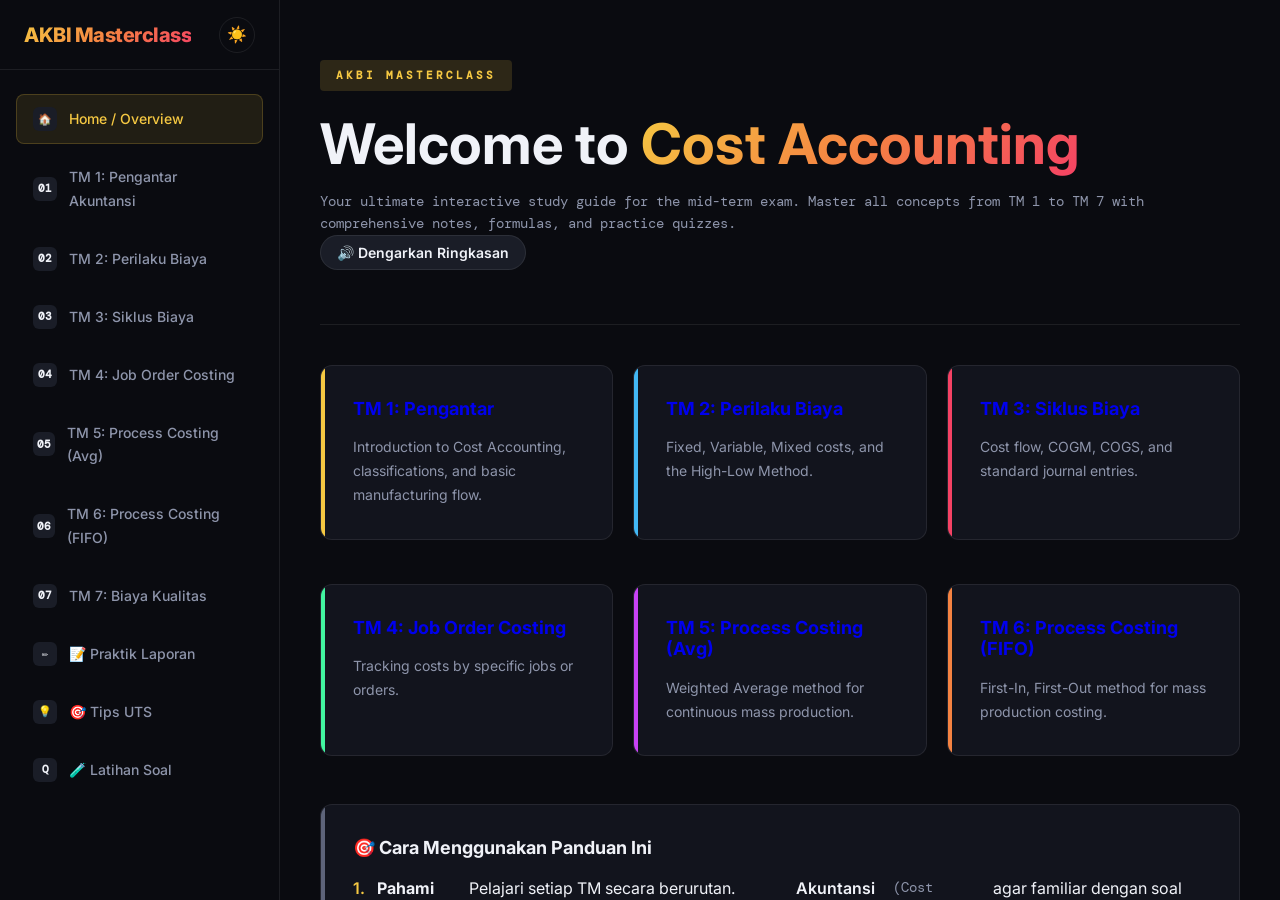
<file: index.html>
<!DOCTYPE html>
<html lang="id">
<head>
    <meta charset="UTF-8">
    <meta name="viewport" content="width=device-width, initial-scale=1.0">
    <title>AKBI Masterclass | Cost Accounting Exam Prep</title>
    <meta name="description" content="A comprehensive, interactive study guide for Cost Accounting (Akuntansi Biaya) TM 1-7.">
    <link rel="stylesheet" href="css/global.css">
</head>
<body>
    <div id="app-container">
        <!-- Sidebar Navigation -->
        <aside class="sidebar" id="sidebar">
            <div class="sidebar-header" style="justify-content: space-between;">
                <span class="gradient-text">AKBI Masterclass</span>
                <button id="themeToggleBtn" class="theme-toggle" title="Toggle Theme" onclick="toggleTheme()">☀️</button>
            </div>
            <nav class="sidebar-nav" id="sidebar-nav">
                <!-- Navigation items injected via JS -->
            </nav>
        </aside>

        <!-- Main Content Area -->
        <main class="main-content">
            <!-- Mobile header toggle if needed -->
            <div id="view-container">
                <!-- Content injected via JS -->
            </div>
        </main>
    </div>

    <!-- Data Modules (Global variables to avoid CORS on file://) -->
    <script>
        window.AKBI_DATA = {};
    </script>
    <script src="js/data/home.js"></script>
    <script src="js/data/tm1.js"></script>
    <script src="js/data/tm2.js"></script>
    <script src="js/data/tm3.js"></script>
    <script src="js/data/tm4.js"></script>
    <script src="js/data/tm5.js"></script>
    <script src="js/data/tm6.js"></script>
    <script src="js/data/tm7.js"></script>
    <script src="js/data/interactive.js"></script>
    <script src="js/data/tips.js"></script>
    <script src="js/data/quiz.js"></script>
    
    <!-- Application Logic -->
    <script src="js/app.js"></script>
</body>
</html>
</file>
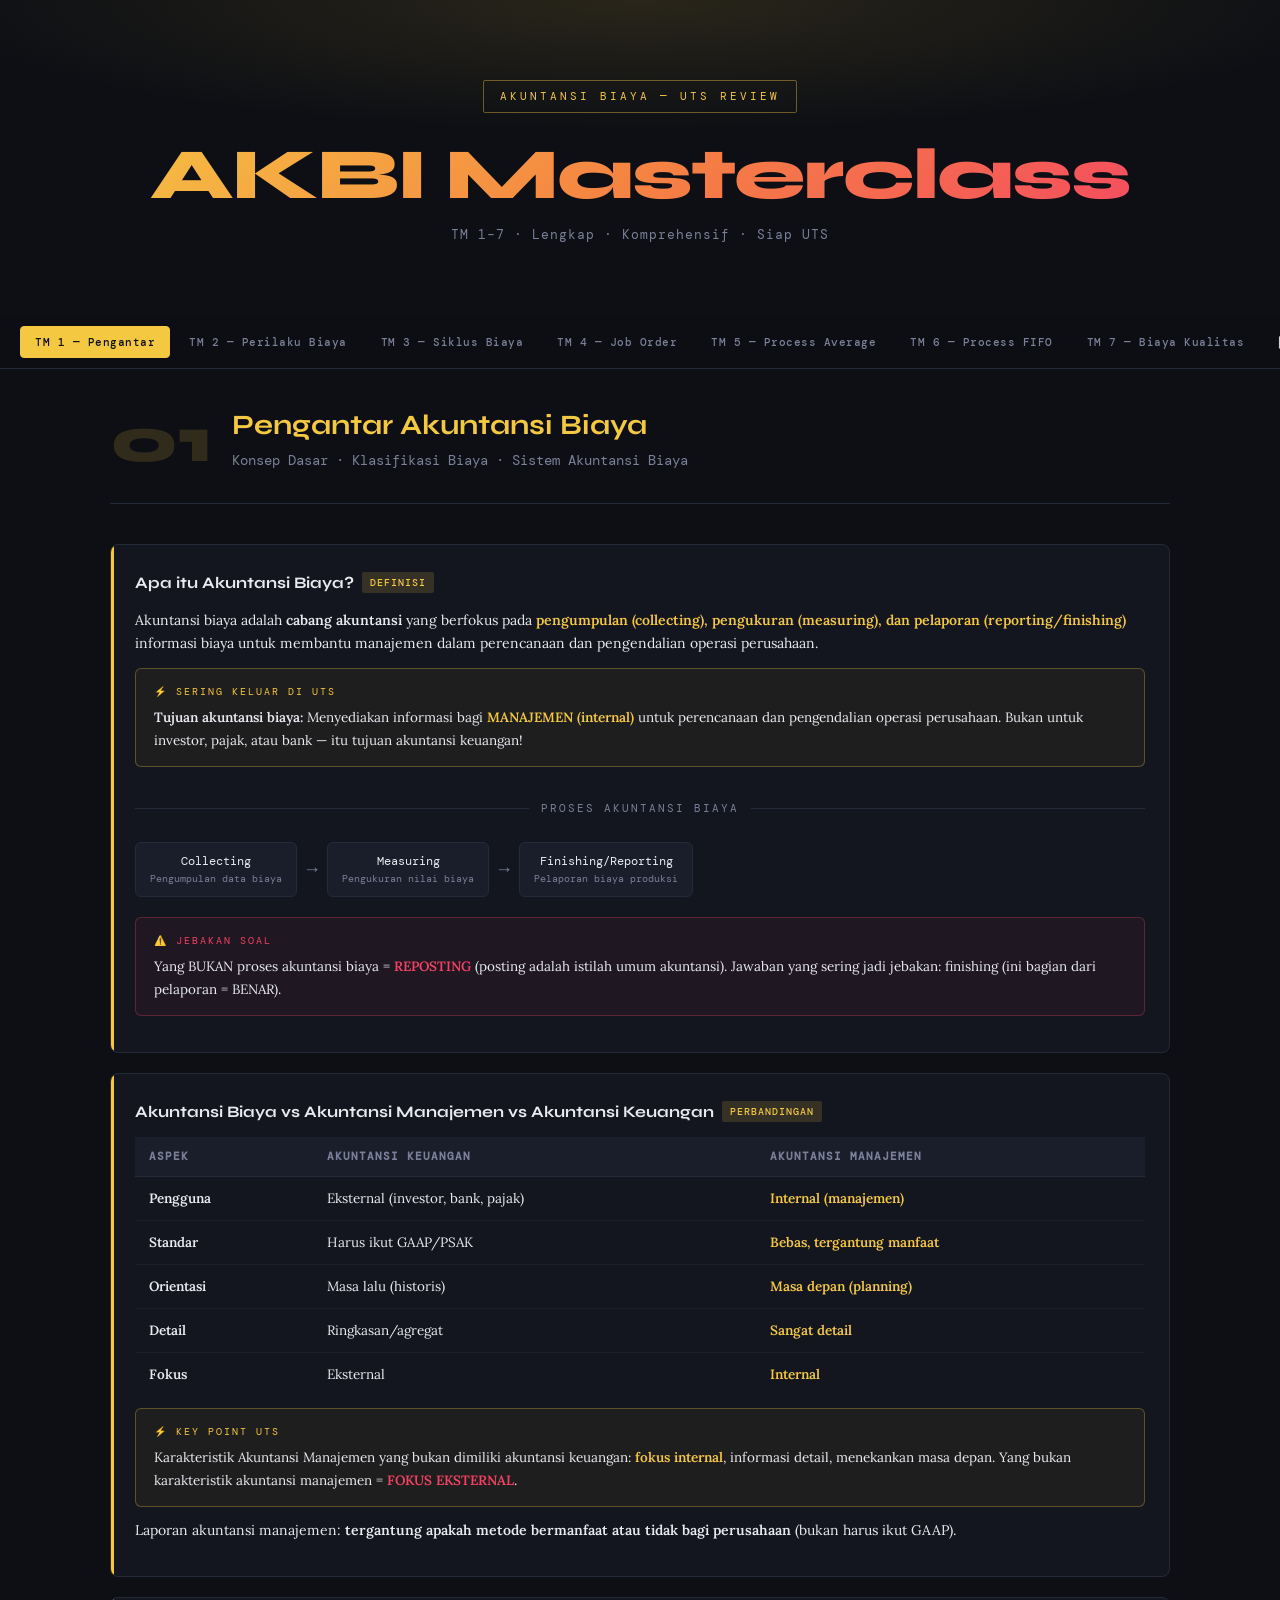
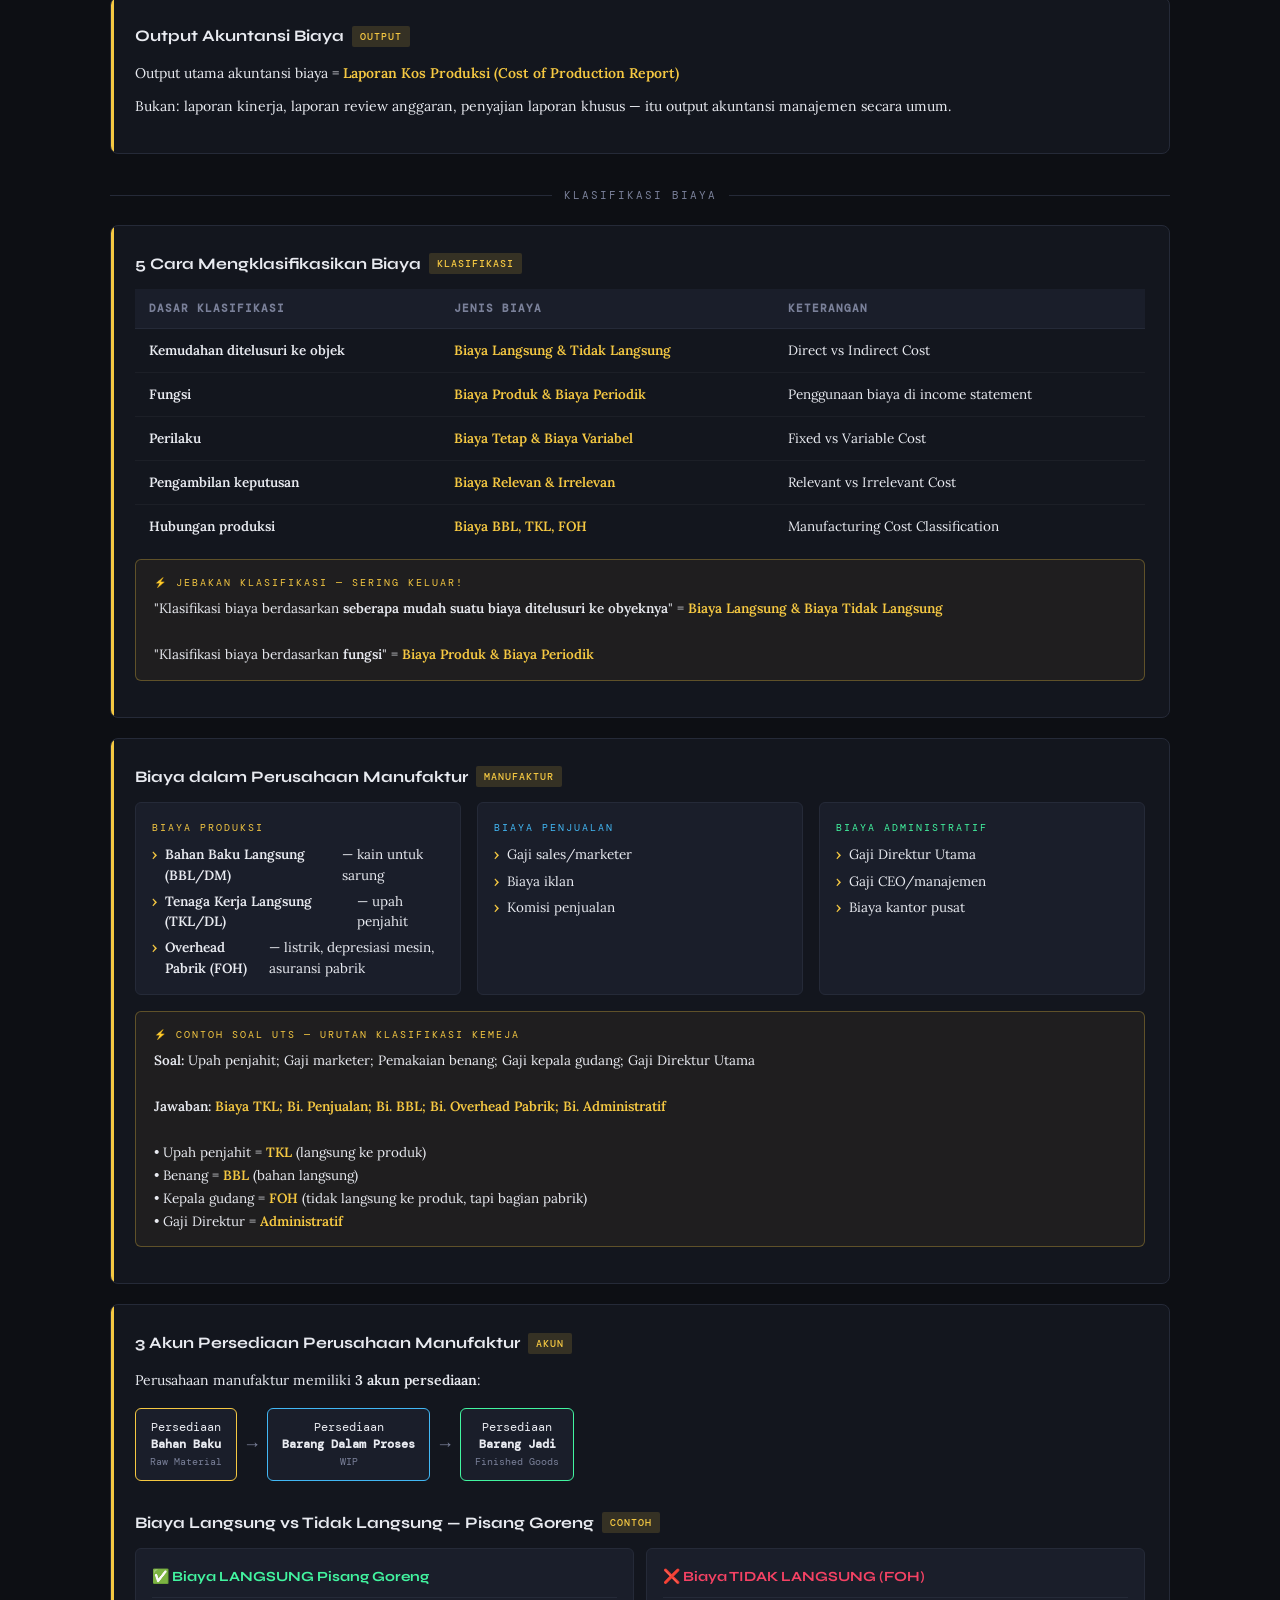
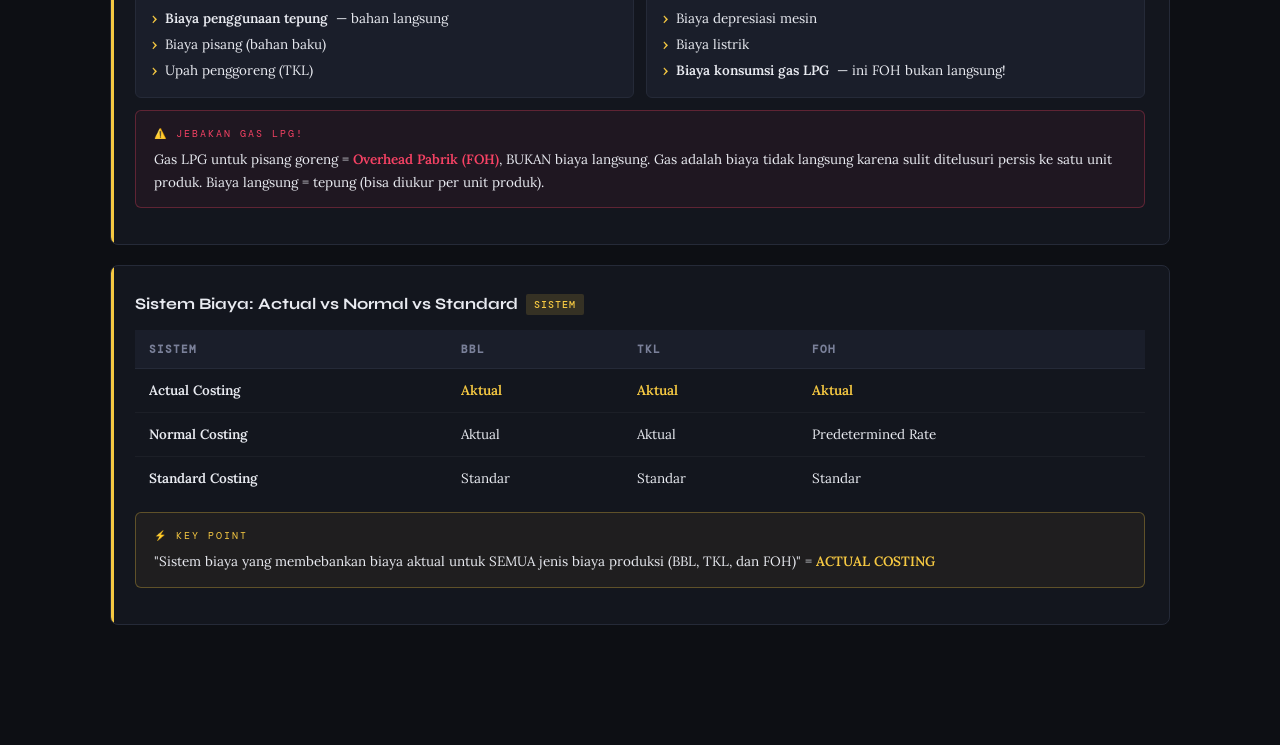
<file: AKBI_Masterclass_TM1-7_Enhanced.html>
<!DOCTYPE html>
<html lang="id">
<head>
<meta charset="UTF-8">
<meta name="viewport" content="width=device-width, initial-scale=1.0">
<title>AKBI Masterclass — TM 1–7 Study Guide</title>
<link href="https://fonts.googleapis.com/css2?family=Syne:wght@400;600;700;800&family=DM+Mono:ital,wght@0,400;0,500;1,400&family=Lora:ital,wght@0,400;0,600;1,400&display=swap" rel="stylesheet">
<style>
  :root {
    --bg: #0d0f14;
    --surface: #13161e;
    --surface2: #1a1e2a;
    --border: #252a38;
    --accent: #f5c842;
    --accent2: #42b8f5;
    --accent3: #f54264;
    --accent4: #42f5a0;
    --text: #e8eaf0;
    --muted: #7a8099;
    --tm1: #f5c842;
    --tm2: #42b8f5;
    --tm3: #f54264;
    --tm4: #42f5a0;
    --tm5: #c842f5;
    --tm6: #f58342;
    --tm7: #42f5e8;
  }

  * { box-sizing: border-box; margin: 0; padding: 0; }

  body {
    background: var(--bg);
    color: var(--text);
    font-family: 'Lora', Georgia, serif;
    line-height: 1.7;
    overflow-x: hidden;
  }

  /* HEADER */
  header {
    position: relative;
    padding: 80px 40px 60px;
    text-align: center;
    overflow: hidden;
  }
  header::before {
    content: '';
    position: absolute;
    inset: 0;
    background: radial-gradient(ellipse 80% 60% at 50% 0%, rgba(245,200,66,0.12) 0%, transparent 70%);
    pointer-events: none;
  }
  .header-badge {
    display: inline-block;
    font-family: 'DM Mono', monospace;
    font-size: 11px;
    letter-spacing: 3px;
    text-transform: uppercase;
    color: var(--accent);
    border: 1px solid rgba(245,200,66,0.4);
    padding: 6px 16px;
    border-radius: 2px;
    margin-bottom: 24px;
  }
  h1 {
    font-family: 'Syne', sans-serif;
    font-size: clamp(36px, 6vw, 72px);
    font-weight: 800;
    line-height: 1.05;
    letter-spacing: -2px;
    background: linear-gradient(135deg, #f5c842 0%, #f58342 50%, #f54264 100%);
    -webkit-background-clip: text;
    -webkit-text-fill-color: transparent;
    background-clip: text;
  }
  .subtitle {
    font-family: 'DM Mono', monospace;
    font-size: 13px;
    color: var(--muted);
    margin-top: 12px;
    letter-spacing: 1px;
  }

  /* NAV */
  nav {
    position: sticky;
    top: 0;
    z-index: 100;
    background: rgba(13,15,20,0.95);
    backdrop-filter: blur(12px);
    border-bottom: 1px solid var(--border);
    padding: 0 20px;
    overflow-x: auto;
    scrollbar-width: none;
  }
  nav::-webkit-scrollbar { display: none; }
  .nav-inner {
    display: flex;
    gap: 4px;
    min-width: max-content;
    padding: 10px 0;
  }
  .nav-btn {
    font-family: 'DM Mono', monospace;
    font-size: 11px;
    font-weight: 500;
    padding: 8px 14px;
    border: 1px solid transparent;
    border-radius: 4px;
    cursor: pointer;
    background: transparent;
    color: var(--muted);
    transition: all 0.2s;
    white-space: nowrap;
    letter-spacing: 0.5px;
  }
  .nav-btn:hover { color: var(--text); border-color: var(--border); }
  .nav-btn.active { color: var(--bg); background: var(--accent); border-color: var(--accent); }

  /* MAIN LAYOUT */
  main { max-width: 1100px; margin: 0 auto; padding: 40px 20px 100px; }

  /* SECTION */
  .section { display: none; }
  .section.active { display: block; }

  /* TM HEADER */
  .tm-header {
    display: flex;
    align-items: flex-start;
    gap: 20px;
    margin-bottom: 40px;
    padding-bottom: 30px;
    border-bottom: 1px solid var(--border);
  }
  .tm-number {
    font-family: 'Syne', sans-serif;
    font-size: 64px;
    font-weight: 800;
    line-height: 1;
    flex-shrink: 0;
    opacity: 0.15;
  }
  .tm-title-block h2 {
    font-family: 'Syne', sans-serif;
    font-size: 28px;
    font-weight: 700;
    line-height: 1.2;
  }
  .tm-desc { color: var(--muted); font-size: 14px; margin-top: 6px; font-family: 'DM Mono', monospace; }

  /* CARD */
  .card {
    background: var(--surface);
    border: 1px solid var(--border);
    border-radius: 8px;
    padding: 24px;
    margin-bottom: 20px;
    position: relative;
    overflow: hidden;
  }
  .card::before {
    content: '';
    position: absolute;
    left: 0; top: 0; bottom: 0;
    width: 3px;
  }
  .card.yellow::before { background: var(--tm1); }
  .card.blue::before { background: var(--tm2); }
  .card.red::before { background: var(--tm3); }
  .card.green::before { background: var(--tm4); }
  .card.purple::before { background: var(--tm5); }
  .card.orange::before { background: var(--tm6); }
  .card.teal::before { background: var(--tm7); }

  .card-title {
    font-family: 'Syne', sans-serif;
    font-size: 16px;
    font-weight: 700;
    margin-bottom: 12px;
    display: flex;
    align-items: center;
    gap: 8px;
  }
  .card-title .tag {
    font-family: 'DM Mono', monospace;
    font-size: 10px;
    padding: 2px 8px;
    border-radius: 2px;
    font-weight: 500;
    letter-spacing: 1px;
  }
  .tag-yellow { background: rgba(245,200,66,0.15); color: var(--tm1); }
  .tag-blue { background: rgba(66,184,245,0.15); color: var(--tm2); }
  .tag-red { background: rgba(245,66,100,0.15); color: var(--tm3); }
  .tag-green { background: rgba(66,245,160,0.15); color: var(--tm4); }
  .tag-purple { background: rgba(200,66,245,0.15); color: var(--tm5); }
  .tag-orange { background: rgba(245,131,66,0.15); color: var(--tm6); }
  .tag-teal { background: rgba(66,245,232,0.15); color: var(--tm7); }

  /* GRID */
  .grid-2 { display: grid; grid-template-columns: 1fr 1fr; gap: 16px; }
  .grid-3 { display: grid; grid-template-columns: 1fr 1fr 1fr; gap: 16px; }
  @media (max-width: 700px) { .grid-2, .grid-3 { grid-template-columns: 1fr; } }

  /* TABLE */
  .tbl-wrap { overflow-x: auto; }
  table { width: 100%; border-collapse: collapse; font-size: 13.5px; }
  th {
    font-family: 'DM Mono', monospace;
    font-size: 11px;
    letter-spacing: 1px;
    text-transform: uppercase;
    padding: 10px 14px;
    background: var(--surface2);
    color: var(--muted);
    text-align: left;
    border-bottom: 1px solid var(--border);
  }
  td { padding: 10px 14px; border-bottom: 1px solid rgba(255,255,255,0.04); vertical-align: top; }
  tr:last-child td { border-bottom: none; }
  tr:hover td { background: rgba(255,255,255,0.02); }

  /* FORMULA BOX */
  .formula-box {
    background: var(--surface2);
    border: 1px solid var(--border);
    border-radius: 6px;
    padding: 16px 20px;
    font-family: 'DM Mono', monospace;
    font-size: 13px;
    margin: 12px 0;
    position: relative;
  }
  .formula-label {
    font-size: 10px;
    letter-spacing: 2px;
    text-transform: uppercase;
    color: var(--muted);
    margin-bottom: 6px;
  }
  .formula-main {
    font-size: 15px;
    color: var(--accent);
    font-weight: 500;
  }
  .formula-note { font-size: 11px; color: var(--muted); margin-top: 6px; font-style: italic; }

  /* QUIZ */
  .quiz-question {
    background: var(--surface);
    border: 1px solid var(--border);
    border-radius: 8px;
    padding: 20px;
    margin-bottom: 16px;
  }
  .quiz-q-text {
    font-size: 14px;
    font-weight: 600;
    margin-bottom: 14px;
    line-height: 1.6;
  }
  .quiz-options { display: flex; flex-direction: column; gap: 8px; }
  .quiz-opt {
    display: flex;
    align-items: flex-start;
    gap: 10px;
    padding: 10px 14px;
    border: 1px solid var(--border);
    border-radius: 6px;
    cursor: pointer;
    transition: all 0.15s;
    font-size: 13px;
    text-align: left;
    background: transparent;
    color: var(--text);
    width: 100%;
  }
  .quiz-opt:hover { border-color: var(--muted); }
  .quiz-opt.correct { border-color: var(--accent4); background: rgba(66,245,160,0.08); color: var(--accent4); }
  .quiz-opt.wrong { border-color: var(--accent3); background: rgba(245,66,100,0.08); color: var(--accent3); }
  .quiz-opt .opt-letter {
    font-family: 'DM Mono', monospace;
    font-size: 11px;
    font-weight: 600;
    flex-shrink: 0;
    width: 18px;
  }
  .quiz-explanation {
    margin-top: 12px;
    padding: 12px 16px;
    background: rgba(245,200,66,0.06);
    border: 1px solid rgba(245,200,66,0.2);
    border-radius: 6px;
    font-size: 13px;
    display: none;
  }
  .quiz-explanation.show { display: block; }
  .explanation-label {
    font-family: 'DM Mono', monospace;
    font-size: 10px;
    letter-spacing: 2px;
    color: var(--accent);
    margin-bottom: 6px;
  }

  /* STEP BOX */
  .steps { counter-reset: step; display: flex; flex-direction: column; gap: 12px; }
  .step {
    display: flex;
    gap: 16px;
    align-items: flex-start;
  }
  .step-num {
    counter-increment: step;
    width: 28px;
    height: 28px;
    border-radius: 50%;
    background: var(--accent);
    color: var(--bg);
    font-family: 'DM Mono', monospace;
    font-size: 12px;
    font-weight: 700;
    display: flex;
    align-items: center;
    justify-content: center;
    flex-shrink: 0;
    margin-top: 2px;
  }
  .step-content { font-size: 14px; flex: 1; }

  /* HIGHLIGHT */
  .hl { color: var(--accent); font-weight: 600; }
  .hl-blue { color: var(--accent2); font-weight: 600; }
  .hl-green { color: var(--accent4); font-weight: 600; }
  .hl-red { color: var(--accent3); font-weight: 600; }

  /* ACCORDION */
  .accordion { margin-bottom: 10px; }
  .acc-header {
    display: flex;
    align-items: center;
    justify-content: space-between;
    padding: 14px 18px;
    background: var(--surface);
    border: 1px solid var(--border);
    border-radius: 6px;
    cursor: pointer;
    font-family: 'Syne', sans-serif;
    font-size: 14px;
    font-weight: 600;
    transition: all 0.15s;
    user-select: none;
  }
  .acc-header:hover { border-color: var(--muted); }
  .acc-header.open { border-radius: 6px 6px 0 0; border-color: var(--accent); color: var(--accent); }
  .acc-icon { font-size: 18px; transition: transform 0.2s; }
  .acc-header.open .acc-icon { transform: rotate(45deg); }
  .acc-body {
    display: none;
    padding: 16px 18px;
    background: var(--surface2);
    border: 1px solid var(--border);
    border-top: none;
    border-radius: 0 0 6px 6px;
    font-size: 13.5px;
  }
  .acc-body.open { display: block; }

  /* PROCESS FLOW */
  .flow {
    display: flex;
    align-items: center;
    gap: 0;
    overflow-x: auto;
    padding: 4px 0 8px;
  }
  .flow-step {
    background: var(--surface2);
    border: 1px solid var(--border);
    border-radius: 6px;
    padding: 10px 14px;
    font-size: 12px;
    font-family: 'DM Mono', monospace;
    text-align: center;
    flex-shrink: 0;
    min-width: 100px;
    line-height: 1.4;
  }
  .flow-arrow {
    color: var(--muted);
    font-size: 18px;
    padding: 0 6px;
    flex-shrink: 0;
  }

  /* COMPARISON */
  .compare-box {
    display: grid;
    grid-template-columns: 1fr 1fr;
    gap: 12px;
  }
  @media (max-width: 600px) { .compare-box { grid-template-columns: 1fr; } }
  .compare-col {
    background: var(--surface2);
    border: 1px solid var(--border);
    border-radius: 6px;
    padding: 16px;
  }
  .compare-col-title {
    font-family: 'Syne', sans-serif;
    font-size: 14px;
    font-weight: 700;
    margin-bottom: 10px;
    padding-bottom: 8px;
    border-bottom: 1px solid var(--border);
  }

  /* MINI LIST */
  .mini-list { list-style: none; display: flex; flex-direction: column; gap: 6px; }
  .mini-list li {
    display: flex;
    gap: 8px;
    font-size: 13.5px;
    line-height: 1.5;
  }
  .mini-list li::before { content: '›'; color: var(--accent); flex-shrink: 0; font-weight: 700; }

  /* IMPORTANT BOX */
  .important {
    background: rgba(245,200,66,0.05);
    border: 1px solid rgba(245,200,66,0.3);
    border-radius: 6px;
    padding: 14px 18px;
    font-size: 13.5px;
    margin: 12px 0;
  }
  .important-title {
    font-family: 'DM Mono', monospace;
    font-size: 10px;
    letter-spacing: 2px;
    color: var(--accent);
    margin-bottom: 6px;
    text-transform: uppercase;
  }
  .warning {
    background: rgba(245,66,100,0.05);
    border: 1px solid rgba(245,66,100,0.3);
    border-radius: 6px;
    padding: 14px 18px;
    font-size: 13.5px;
    margin: 12px 0;
  }
  .warning-title {
    font-family: 'DM Mono', monospace;
    font-size: 10px;
    letter-spacing: 2px;
    color: var(--accent3);
    margin-bottom: 6px;
    text-transform: uppercase;
  }
  .tip {
    background: rgba(66,245,160,0.05);
    border: 1px solid rgba(66,245,160,0.3);
    border-radius: 6px;
    padding: 14px 18px;
    font-size: 13.5px;
    margin: 12px 0;
  }
  .tip-title {
    font-family: 'DM Mono', monospace;
    font-size: 10px;
    letter-spacing: 2px;
    color: var(--accent4);
    margin-bottom: 6px;
    text-transform: uppercase;
  }

  /* PROGRESS */
  .progress-header {
    display: flex;
    justify-content: space-between;
    align-items: center;
    margin-bottom: 30px;
  }
  .score-display {
    font-family: 'DM Mono', monospace;
    font-size: 13px;
    color: var(--muted);
  }
  .score-display span { color: var(--accent); font-weight: 700; }

  /* WORKED EXAMPLE */
  .worked-example {
    background: var(--surface2);
    border: 1px solid rgba(66,184,245,0.2);
    border-radius: 8px;
    padding: 20px;
    margin: 16px 0;
  }
  .we-label {
    font-family: 'DM Mono', monospace;
    font-size: 10px;
    letter-spacing: 2px;
    color: var(--accent2);
    margin-bottom: 10px;
  }
  .we-problem {
    font-size: 13.5px;
    margin-bottom: 14px;
    padding-bottom: 14px;
    border-bottom: 1px solid var(--border);
    font-style: italic;
  }
  .we-step {
    font-family: 'DM Mono', monospace;
    font-size: 12.5px;
    margin: 6px 0;
    padding-left: 16px;
    border-left: 2px solid rgba(66,184,245,0.3);
    color: var(--text);
  }
  .we-result {
    margin-top: 10px;
    padding: 10px 14px;
    background: rgba(66,245,160,0.08);
    border-radius: 4px;
    font-family: 'DM Mono', monospace;
    font-size: 13px;
    color: var(--accent4);
    font-weight: 500;
  }

  /* SECTION DIVIDER */
  .sec-divider {
    margin: 32px 0 20px;
    display: flex;
    align-items: center;
    gap: 12px;
  }
  .sec-divider-line { flex: 1; height: 1px; background: var(--border); }
  .sec-divider-text {
    font-family: 'DM Mono', monospace;
    font-size: 11px;
    letter-spacing: 2px;
    text-transform: uppercase;
    color: var(--muted);
  }

  /* SCROLLBAR */
  ::-webkit-scrollbar { width: 6px; height: 6px; }
  ::-webkit-scrollbar-track { background: var(--bg); }
  ::-webkit-scrollbar-thumb { background: var(--border); border-radius: 3px; }

  /* ANIMATION */
  .section.active { animation: fadeIn 0.3s ease; }
  @keyframes fadeIn { from { opacity: 0; transform: translateY(8px); } to { opacity: 1; transform: translateY(0); } }

  p { margin-bottom: 10px; font-size: 14px; }
  strong { color: var(--text); font-weight: 600; }

  /* COST REPORT TABLE */
  .cpr-table { width: 100%; border-collapse: collapse; font-size: 13px; margin: 10px 0; }
  .cpr-table th { background: var(--surface2); color: var(--muted); font-family: 'DM Mono', monospace; font-size: 10px; letter-spacing: 1px; text-transform: uppercase; padding: 8px 12px; border-bottom: 1px solid var(--border); text-align: right; }
  .cpr-table th:first-child { text-align: left; }
  .cpr-table td { padding: 7px 12px; border-bottom: 1px solid rgba(255,255,255,0.04); text-align: right; font-family: 'DM Mono', monospace; font-size: 12.5px; }
  .cpr-table td:first-child { text-align: left; font-family: 'Lora', serif; font-size: 13px; }
  .cpr-table .section-head { background: rgba(255,255,255,0.03); font-family: 'Syne', sans-serif; font-size: 12px; font-weight: 700; color: var(--accent); text-align: left; padding: 10px 12px 6px; letter-spacing: 1px; text-transform: uppercase; }
  .cpr-table .subtotal { border-top: 1px solid var(--border); font-weight: 700; }
  .cpr-table .grand-total { border-top: 2px solid var(--accent); color: var(--accent); font-weight: 700; font-family: 'DM Mono', monospace; }
  .cpr-table .indent { padding-left: 28px; }
  .cpr-table .indent2 { padding-left: 44px; }
  .cpr-table .eq-col { color: var(--accent2); }
  .cpr-table .uc-col { color: var(--tm4); }
  .cpr-dept-title { font-family: 'Syne', sans-serif; font-size: 17px; font-weight: 700; padding: 12px 0 4px; border-bottom: 2px solid var(--accent); margin-bottom: 16px; }
  .dept-badge { display: inline-block; font-family: 'DM Mono', monospace; font-size: 10px; letter-spacing: 2px; padding: 3px 10px; border-radius: 2px; margin-right: 8px; }
  .tab-pills { display: flex; gap: 8px; margin-bottom: 16px; flex-wrap: wrap; }
  .tab-pill { font-family: 'DM Mono', monospace; font-size: 11px; padding: 6px 14px; border: 1px solid var(--border); border-radius: 20px; cursor: pointer; background: transparent; color: var(--muted); transition: all .2s; }
  .tab-pill.active, .tab-pill:hover { border-color: var(--accent); color: var(--accent); background: rgba(245,200,66,0.07); }
  .tab-panel { display: none; }
  .tab-panel.active { display: block; }
  .vs-badge { display: inline-block; font-family:'DM Mono',monospace; font-size:10px; padding:2px 10px; border-radius:2px; margin:0 4px; vertical-align:middle; }
  .vs-avg { background:rgba(200,66,245,0.12); color:var(--tm5); }
  .vs-fifo { background:rgba(245,131,66,0.12); color:var(--tm6); }
</style>
</head>
<body>

<header>
  <div class="header-badge">Akuntansi Biaya — UTS Review</div>
  <h1>AKBI Masterclass</h1>
  <p class="subtitle">TM 1–7 · Lengkap · Komprehensif · Siap UTS</p>
</header>

<nav>
  <div class="nav-inner">
    <button class="nav-btn active" onclick="showSection('tm1')">TM 1 — Pengantar</button>
    <button class="nav-btn" onclick="showSection('tm2')">TM 2 — Perilaku Biaya</button>
    <button class="nav-btn" onclick="showSection('tm3')">TM 3 — Siklus Biaya</button>
    <button class="nav-btn" onclick="showSection('tm4')">TM 4 — Job Order</button>
    <button class="nav-btn" onclick="showSection('tm5')">TM 5 — Process Average</button>
    <button class="nav-btn" onclick="showSection('tm6')">TM 6 — Process FIFO</button>
    <button class="nav-btn" onclick="showSection('tm7')">TM 7 — Biaya Kualitas</button>
    <button class="nav-btn" onclick="showSection('costrpt')">📊 Cost Report</button>
    <button class="nav-btn" onclick="showSection('tips')">🎯 Tips UTS</button>
    <button class="nav-btn" onclick="showSection('quiz')">🧪 Latihan Soal</button>
  </div>
</nav>

<main>

<!-- ═══════════════════════════════════════════════════════
     TM 1 — PENGANTAR
═══════════════════════════════════════════════════════ -->
<div class="section active" id="tm1">
  <div class="tm-header">
    <div class="tm-number" style="color:var(--tm1)">01</div>
    <div class="tm-title-block">
      <h2 style="color:var(--tm1)">Pengantar Akuntansi Biaya</h2>
      <div class="tm-desc">Konsep Dasar · Klasifikasi Biaya · Sistem Akuntansi Biaya</div>
    </div>
  </div>

  <div class="card yellow">
    <div class="card-title">Apa itu Akuntansi Biaya? <span class="tag tag-yellow">DEFINISI</span></div>
    <p>Akuntansi biaya adalah <strong>cabang akuntansi</strong> yang berfokus pada <span class="hl">pengumpulan (collecting), pengukuran (measuring), dan pelaporan (reporting/finishing)</span> informasi biaya untuk membantu manajemen dalam perencanaan dan pengendalian operasi perusahaan.</p>

    <div class="important">
      <div class="important-title">⚡ Sering Keluar di UTS</div>
      <strong>Tujuan akuntansi biaya:</strong> Menyediakan informasi bagi <span class="hl">MANAJEMEN (internal)</span> untuk perencanaan dan pengendalian operasi perusahaan. Bukan untuk investor, pajak, atau bank — itu tujuan akuntansi keuangan!
    </div>

    <div class="sec-divider"><div class="sec-divider-line"></div><div class="sec-divider-text">Proses Akuntansi Biaya</div><div class="sec-divider-line"></div></div>
    <div class="flow">
      <div class="flow-step">Collecting<br><span style="color:var(--muted);font-size:10px">Pengumpulan data biaya</span></div>
      <div class="flow-arrow">→</div>
      <div class="flow-step">Measuring<br><span style="color:var(--muted);font-size:10px">Pengukuran nilai biaya</span></div>
      <div class="flow-arrow">→</div>
      <div class="flow-step">Finishing/Reporting<br><span style="color:var(--muted);font-size:10px">Pelaporan biaya produksi</span></div>
    </div>
    <div class="warning">
      <div class="warning-title">⚠️ Jebakan Soal</div>
      Yang BUKAN proses akuntansi biaya = <span class="hl-red">REPOSTING</span> (posting adalah istilah umum akuntansi). Jawaban yang sering jadi jebakan: finishing (ini bagian dari pelaporan = BENAR).
    </div>
  </div>

  <div class="card yellow">
    <div class="card-title">Akuntansi Biaya vs Akuntansi Manajemen vs Akuntansi Keuangan <span class="tag tag-yellow">PERBANDINGAN</span></div>
    <div class="tbl-wrap">
      <table>
        <tr>
          <th>Aspek</th>
          <th>Akuntansi Keuangan</th>
          <th>Akuntansi Manajemen</th>
        </tr>
        <tr>
          <td><strong>Pengguna</strong></td>
          <td>Eksternal (investor, bank, pajak)</td>
          <td><span class="hl">Internal (manajemen)</span></td>
        </tr>
        <tr>
          <td><strong>Standar</strong></td>
          <td>Harus ikut GAAP/PSAK</td>
          <td><span class="hl">Bebas, tergantung manfaat</span></td>
        </tr>
        <tr>
          <td><strong>Orientasi</strong></td>
          <td>Masa lalu (historis)</td>
          <td><span class="hl">Masa depan (planning)</span></td>
        </tr>
        <tr>
          <td><strong>Detail</strong></td>
          <td>Ringkasan/agregat</td>
          <td><span class="hl">Sangat detail</span></td>
        </tr>
        <tr>
          <td><strong>Fokus</strong></td>
          <td>Eksternal</td>
          <td><span class="hl">Internal</span></td>
        </tr>
      </table>
    </div>
    <div class="important">
      <div class="important-title">⚡ Key Point UTS</div>
      Karakteristik Akuntansi Manajemen yang bukan dimiliki akuntansi keuangan: <span class="hl">fokus internal</span>, informasi detail, menekankan masa depan. Yang bukan karakteristik akuntansi manajemen = <span class="hl-red">FOKUS EKSTERNAL</span>.
    </div>
    <p style="margin-top:10px">Laporan akuntansi manajemen: <strong>tergantung apakah metode bermanfaat atau tidak bagi perusahaan</strong> (bukan harus ikut GAAP).</p>
  </div>

  <div class="card yellow">
    <div class="card-title">Output Akuntansi Biaya <span class="tag tag-yellow">OUTPUT</span></div>
    <p>Output utama akuntansi biaya = <span class="hl">Laporan Kos Produksi (Cost of Production Report)</span></p>
    <p>Bukan: laporan kinerja, laporan review anggaran, penyajian laporan khusus — itu output akuntansi manajemen secara umum.</p>
  </div>

  <div class="sec-divider"><div class="sec-divider-line"></div><div class="sec-divider-text">Klasifikasi Biaya</div><div class="sec-divider-line"></div></div>

  <div class="card yellow">
    <div class="card-title">5 Cara Mengklasifikasikan Biaya <span class="tag tag-yellow">KLASIFIKASI</span></div>

    <div class="tbl-wrap">
      <table>
        <tr>
          <th>Dasar Klasifikasi</th>
          <th>Jenis Biaya</th>
          <th>Keterangan</th>
        </tr>
        <tr>
          <td><strong>Kemudahan ditelusuri ke objek</strong></td>
          <td><span class="hl">Biaya Langsung & Tidak Langsung</span></td>
          <td>Direct vs Indirect Cost</td>
        </tr>
        <tr>
          <td><strong>Fungsi</strong></td>
          <td><span class="hl">Biaya Produk & Biaya Periodik</span></td>
          <td>Penggunaan biaya di income statement</td>
        </tr>
        <tr>
          <td><strong>Perilaku</strong></td>
          <td><span class="hl">Biaya Tetap & Biaya Variabel</span></td>
          <td>Fixed vs Variable Cost</td>
        </tr>
        <tr>
          <td><strong>Pengambilan keputusan</strong></td>
          <td><span class="hl">Biaya Relevan & Irrelevan</span></td>
          <td>Relevant vs Irrelevant Cost</td>
        </tr>
        <tr>
          <td><strong>Hubungan produksi</strong></td>
          <td><span class="hl">Biaya BBL, TKL, FOH</span></td>
          <td>Manufacturing Cost Classification</td>
        </tr>
      </table>
    </div>

    <div class="important">
      <div class="important-title">⚡ Jebakan Klasifikasi — Sering Keluar!</div>
      "Klasifikasi biaya berdasarkan <strong>seberapa mudah suatu biaya ditelusuri ke obyeknya</strong>" = <span class="hl">Biaya Langsung & Biaya Tidak Langsung</span><br><br>
      "Klasifikasi biaya berdasarkan <strong>fungsi</strong>" = <span class="hl">Biaya Produk & Biaya Periodik</span>
    </div>
  </div>

  <div class="card yellow">
    <div class="card-title">Biaya dalam Perusahaan Manufaktur <span class="tag tag-yellow">MANUFAKTUR</span></div>
    
    <div class="grid-3">
      <div style="background:var(--surface2);border:1px solid var(--border);border-radius:6px;padding:16px">
        <div style="font-family:'DM Mono',monospace;font-size:10px;letter-spacing:2px;color:var(--tm1);margin-bottom:8px">BIAYA PRODUKSI</div>
        <ul class="mini-list">
          <li><strong>Bahan Baku Langsung (BBL/DM)</strong> — kain untuk sarung</li>
          <li><strong>Tenaga Kerja Langsung (TKL/DL)</strong> — upah penjahit</li>
          <li><strong>Overhead Pabrik (FOH)</strong> — listrik, depresiasi mesin, asuransi pabrik</li>
        </ul>
      </div>
      <div style="background:var(--surface2);border:1px solid var(--border);border-radius:6px;padding:16px">
        <div style="font-family:'DM Mono',monospace;font-size:10px;letter-spacing:2px;color:var(--accent2);margin-bottom:8px">BIAYA PENJUALAN</div>
        <ul class="mini-list">
          <li>Gaji sales/marketer</li>
          <li>Biaya iklan</li>
          <li>Komisi penjualan</li>
        </ul>
      </div>
      <div style="background:var(--surface2);border:1px solid var(--border);border-radius:6px;padding:16px">
        <div style="font-family:'DM Mono',monospace;font-size:10px;letter-spacing:2px;color:var(--accent4);margin-bottom:8px">BIAYA ADMINISTRATIF</div>
        <ul class="mini-list">
          <li>Gaji Direktur Utama</li>
          <li>Gaji CEO/manajemen</li>
          <li>Biaya kantor pusat</li>
        </ul>
      </div>
    </div>

    <div class="important" style="margin-top:16px">
      <div class="important-title">⚡ Contoh Soal UTS — Urutan Klasifikasi Kemeja</div>
      <strong>Soal:</strong> Upah penjahit; Gaji marketer; Pemakaian benang; Gaji kepala gudang; Gaji Direktur Utama<br><br>
      <strong>Jawaban:</strong> <span class="hl">Biaya TKL; Bi. Penjualan; Bi. BBL; Bi. Overhead Pabrik; Bi. Administratif</span><br><br>
      • Upah penjahit = <span class="hl">TKL</span> (langsung ke produk)<br>
      • Benang = <span class="hl">BBL</span> (bahan langsung)<br>
      • Kepala gudang = <span class="hl">FOH</span> (tidak langsung ke produk, tapi bagian pabrik)<br>
      • Gaji Direktur = <span class="hl">Administratif</span>
    </div>
  </div>

  <div class="card yellow">
    <div class="card-title">3 Akun Persediaan Perusahaan Manufaktur <span class="tag tag-yellow">AKUN</span></div>
    <p>Perusahaan manufaktur memiliki <strong>3 akun persediaan</strong>:</p>
    <div class="flow" style="margin-top:12px">
      <div class="flow-step" style="border-color:var(--tm1)">Persediaan<br><strong>Bahan Baku</strong><br><span style="color:var(--muted);font-size:10px">Raw Material</span></div>
      <div class="flow-arrow">→</div>
      <div class="flow-step" style="border-color:var(--tm2)">Persediaan<br><strong>Barang Dalam Proses</strong><br><span style="color:var(--muted);font-size:10px">WIP</span></div>
      <div class="flow-arrow">→</div>
      <div class="flow-step" style="border-color:var(--tm4)">Persediaan<br><strong>Barang Jadi</strong><br><span style="color:var(--muted);font-size:10px">Finished Goods</span></div>
    </div>

    <div class="card-title" style="margin-top:20px">Biaya Langsung vs Tidak Langsung — Pisang Goreng <span class="tag tag-yellow">CONTOH</span></div>
    <div class="compare-box">
      <div class="compare-col">
        <div class="compare-col-title" style="color:var(--accent4)">✅ Biaya LANGSUNG Pisang Goreng</div>
        <ul class="mini-list">
          <li><strong>Biaya penggunaan tepung</strong> — bahan langsung</li>
          <li>Biaya pisang (bahan baku)</li>
          <li>Upah penggoreng (TKL)</li>
        </ul>
      </div>
      <div class="compare-col">
        <div class="compare-col-title" style="color:var(--accent3)">❌ Biaya TIDAK LANGSUNG (FOH)</div>
        <ul class="mini-list">
          <li>Biaya depresiasi mesin</li>
          <li>Biaya listrik</li>
          <li><strong>Biaya konsumsi gas LPG</strong> — ini FOH bukan langsung!</li>
        </ul>
      </div>
    </div>
    <div class="warning">
      <div class="warning-title">⚠️ Jebakan Gas LPG!</div>
      Gas LPG untuk pisang goreng = <span class="hl-red">Overhead Pabrik (FOH)</span>, BUKAN biaya langsung. Gas adalah biaya tidak langsung karena sulit ditelusuri persis ke satu unit produk. Biaya langsung = tepung (bisa diukur per unit produk).
    </div>
  </div>

  <div class="card yellow">
    <div class="card-title">Sistem Biaya: Actual vs Normal vs Standard <span class="tag tag-yellow">SISTEM</span></div>
    <div class="tbl-wrap">
      <table>
        <tr>
          <th>Sistem</th>
          <th>BBL</th>
          <th>TKL</th>
          <th>FOH</th>
        </tr>
        <tr>
          <td><strong>Actual Costing</strong></td>
          <td><span class="hl">Aktual</span></td>
          <td><span class="hl">Aktual</span></td>
          <td><span class="hl">Aktual</span></td>
        </tr>
        <tr>
          <td><strong>Normal Costing</strong></td>
          <td>Aktual</td>
          <td>Aktual</td>
          <td>Predetermined Rate</td>
        </tr>
        <tr>
          <td><strong>Standard Costing</strong></td>
          <td>Standar</td>
          <td>Standar</td>
          <td>Standar</td>
        </tr>
      </table>
    </div>
    <div class="important">
      <div class="important-title">⚡ Key Point</div>
      "Sistem biaya yang membebankan biaya aktual untuk SEMUA jenis biaya produksi (BBL, TKL, dan FOH)" = <span class="hl">ACTUAL COSTING</span>
    </div>
  </div>
</div>

<!-- ═══════════════════════════════════════════════════════
     TM 2 — PERILAKU BIAYA
═══════════════════════════════════════════════════════ -->
<div class="section" id="tm2">
  <div class="tm-header">
    <div class="tm-number" style="color:var(--tm2)">02</div>
    <div class="tm-title-block">
      <h2 style="color:var(--tm2)">Analisis Perilaku Biaya</h2>
      <div class="tm-desc">Fixed · Variable · Mixed · High-Low Method · Least Squares</div>
    </div>
  </div>

  <div class="card blue">
    <div class="card-title">3 Jenis Perilaku Biaya <span class="tag tag-blue">KONSEP DASAR</span></div>
    <div class="tbl-wrap">
      <table>
        <tr>
          <th>Jenis</th>
          <th>Per Unit</th>
          <th>Total</th>
          <th>Contoh</th>
        </tr>
        <tr>
          <td><span class="hl">Biaya Tetap (Fixed)</span></td>
          <td><span class="hl-red">Berubah</span> (turun jika produksi naik)</td>
          <td><span class="hl-green">Tetap</span></td>
          <td>Sewa gedung, asuransi kebakaran, gaji manajer</td>
        </tr>
        <tr>
          <td><span class="hl">Biaya Variabel</span></td>
          <td><span class="hl-green">Tetap</span></td>
          <td><span class="hl-red">Berubah</span> (naik seiring produksi)</td>
          <td>BBL (kain, tepung), bahan baku</td>
        </tr>
        <tr>
          <td><span class="hl">Biaya Campuran/Semivariabel</span></td>
          <td>Campuran</td>
          <td>Campuran</td>
          <td>Tagihan listrik (ada biaya tetap + pemakaian)</td>
        </tr>
      </table>
    </div>

    <div class="important">
      <div class="important-title">⚡ Pernyataan yang BENAR tentang perilaku biaya</div>
      ✅ "Dalam jangka panjang, semua biaya bersifat <strong>variabel</strong>" — BENAR<br>
      ❌ "Biaya tetap secara per unit juga memiliki sifat yang tetap" — SALAH (per unit berubah!)<br>
      ❌ "Biaya variabel per unit akan menurun seiring peningkatan produksi" — SALAH (tetap per unit)
    </div>
  </div>

  <div class="card blue">
    <div class="card-title">BBL memiliki Perilaku... <span class="tag tag-blue">KEY ANSWER</span></div>
    <p>Bahan baku langsung memiliki perilaku: <span class="hl">Variabel per unitnya DAN variabel secara total</span></p>
    <p>Karena setiap unit produk butuh jumlah bahan baku yang sama (tetap per unit), dan total bahan baku berubah sesuai jumlah produksi.</p>
    <div class="warning">
      <div class="warning-title">⚠️ Perhatikan!</div>
      Jawaban yang benar: <strong>"Variabel perunitnya dan juga variabel secara total"</strong><br>
      Bukan "tetap per unit" karena soal mungkin menjebak. BBL = variabel, artinya <strong>total biaya naik</strong> seiring produksi naik.
    </div>
  </div>

  <div class="card blue">
    <div class="card-title">Contoh Soal Kategori Biaya Produksi Sarung <span class="tag tag-blue">CONTOH UTS</span></div>
    <div class="tbl-wrap">
      <table>
        <tr>
          <th>Biaya</th>
          <th>Kategori</th>
          <th>Alasan</th>
        </tr>
        <tr>
          <td>Penggunaan kain</td>
          <td><span class="hl-green">Biaya Variabel</span></td>
          <td>Semakin banyak sarung dibuat, semakin banyak kain terpakai</td>
        </tr>
        <tr>
          <td>Biaya asuransi kebakaran gedung</td>
          <td><span class="hl">Biaya Tetap</span></td>
          <td>Preminya tetap tidak tergantung produksi</td>
        </tr>
        <tr>
          <td>Biaya sewa mesin</td>
          <td><span class="hl">Biaya Tetap</span></td>
          <td>Sewa per bulan tetap, tidak peduli mesin dipakai berapa jam</td>
        </tr>
        <tr>
          <td>Biaya tagihan listrik (non-voucher)</td>
          <td><span class="hl-blue">Biaya Campuran</span></td>
          <td>Ada biaya dasar (tetap) + komponen pemakaian (variabel)</td>
        </tr>
      </table>
    </div>
    <div class="important">
      <div class="important-title">⚡ Jawaban Benar Soal Ini</div>
      <strong>a. Biaya variabel; biaya tetap; biaya tetap; biaya campuran</strong> ← BENAR
    </div>
  </div>

  <div class="card blue">
    <div class="card-title">Fungsi Pengendalian Biaya <span class="tag tag-blue">FUNGSI</span></div>
    <p>"Menganalisis kos yang sudah terjadi dalam rangka menentukan penyebab timbulnya kos" adalah fungsi...</p>
    <p>Jawaban: <span class="hl">CONTROLLING (Pengendalian)</span></p>
    <ul class="mini-list" style="margin-top:8px">
      <li><strong>Planning</strong> = merencakan biaya yang akan terjadi di masa depan</li>
      <li><strong>Actuating</strong> = menggerakkan/melaksanakan rencana</li>
      <li><strong>Controlling</strong> = <span class="hl">menganalisis biaya yang sudah terjadi</span>, menemukan penyebab penyimpangan</li>
      <li><strong>Decision Making</strong> = memilih alternatif terbaik</li>
    </ul>
  </div>

  <div class="card blue">
    <div class="card-title">High-Low Method (Metode Titik Tertinggi-Terendah) <span class="tag tag-blue">METODE</span></div>

    <div class="formula-box">
      <div class="formula-label">RUMUS</div>
      <div class="formula-main">VC per unit (b) = (Biaya Tertinggi − Biaya Terendah) / (Unit Tertinggi − Unit Terendah)</div>
      <div class="formula-note">Lalu: FC (a) = Total Cost − (VC × Unit) | Persamaan: TC = a + bQ</div>
    </div>

    <div class="worked-example">
      <div class="we-label">CONTOH SOAL — PT. SCODELARIO (SERING KELUAR!)</div>
      <div class="we-problem">Bulan Januari: 1.600 unit, Total Cost Rp9.650. Bulan Februari: 1.900 unit, Total Cost Rp11.225. Tentukan persamaan biaya!</div>
      <div class="we-step">① VC/unit = (11.225 − 9.650) / (1.900 − 1.600) = 1.575 / 300 = <strong>Rp5,25/unit</strong></div>
      <div class="we-step">② VC Total (di unit terendah) = 5,25 × 1.600 = Rp8.400</div>
      <div class="we-step">③ FC = TC − VC = 9.650 − 8.400 = <strong>Rp1.250</strong></div>
      <div class="we-result">✅ TC = 1.250 + 5,25Q</div>
    </div>

    <div class="worked-example">
      <div class="we-label">CONTOH SOAL — SALMAN INC.</div>
      <div class="we-problem">Maret: 200 unit, TC = Rp2.000. April: 600 unit, TC = Rp5.020.</div>
      <div class="we-step">① VC/unit = (5.020 − 2.000) / (600 − 200) = 3.020 / 400 = <strong>Rp7,55/unit</strong></div>
      <div class="we-step">② VC total (unit rendah) = 7,55 × 200 = Rp1.510</div>
      <div class="we-step">③ FC = 2.000 − 1.510 = <strong>Rp490</strong></div>
      <div class="we-result">✅ TC = 490 + 7,55Q</div>
    </div>
  </div>

  <div class="card blue">
    <div class="card-title">Metode Regresi / Least Squares <span class="tag tag-blue">REGRESI</span></div>
    <div class="formula-box">
      <div class="formula-label">RUMUS</div>
      <div class="formula-main">TC = a + bX</div>
      <div class="formula-note">dimana: a = Constant (fixed cost/intercept), b = X Coefficient (variable cost/slope), X = volume produksi</div>
    </div>

    <div class="important">
      <div class="important-title">⚡ Contoh Soal Colbie-Cailat</div>
      Constant = $47.500; X Coefficient = $450; R Squared = 0,90<br><br>
      <strong>Persamaan biaya = TC = 47.500 + 450Q</strong><br><br>
      R Squared (0,90) = goodness of fit, BUKAN dimasukkan ke persamaan!<br>
      Std. Err = ukuran kesalahan standar, BUKAN dimasukkan ke persamaan!
    </div>
  </div>
</div>

<!-- ═══════════════════════════════════════════════════════
     TM 3 — SIKLUS BIAYA
═══════════════════════════════════════════════════════ -->
<div class="section" id="tm3">
  <div class="tm-header">
    <div class="tm-number" style="color:var(--tm3)">03</div>
    <div class="tm-title-block">
      <h2 style="color:var(--tm3)">Siklus Biaya & Sistem Akumulasi</h2>
      <div class="tm-desc">HPP · Laporan Laba Rugi · Alur Biaya Manufaktur · Jurnal</div>
    </div>
  </div>

  <div class="card red">
    <div class="card-title">Alur Perhitungan HPP (Lengkap) <span class="tag tag-red">FORMULA UTAMA</span></div>

    <div class="formula-box">
      <div class="formula-label">LANGKAH 1 — Pemakaian Bahan Baku (DM Used)</div>
      <div class="formula-main">DM Used = Pers. Awal BB + Pembelian BB − Pers. Akhir BB</div>
    </div>
    <div class="formula-box">
      <div class="formula-label">LANGKAH 2 — Total Biaya Produksi (Manufacturing Cost)</div>
      <div class="formula-main">Kos Manufaktur = DM Used + DL + FOH</div>
    </div>
    <div class="formula-box">
      <div class="formula-label">LANGKAH 3 — Kos Produksi Periode Ini (Cost of Goods Manufactured)</div>
      <div class="formula-main">COGM = Beg. WIP + Kos Manufaktur − End. WIP</div>
    </div>
    <div class="formula-box">
      <div class="formula-label">LANGKAH 4 — Harga Pokok Penjualan (HPP / COGS)</div>
      <div class="formula-main">COGS = Beg. Finished Goods + COGM − End. Finished Goods</div>
    </div>

    <div class="worked-example">
      <div class="we-label">CONTOH SOAL — PT. SHION (UTS)</div>
      <div class="we-problem">Pers. Awal BB=1.300; Pembelian BB=12.500; Pers. Akhir BB=1.600; TKL=15.200; FOH=12.400; Pers. Awal BDP=3.400; Pers. Akhir BDP=3.800; Pers. Awal BJ=2.400; Pers. Akhir BJ=2.600</div>
      <div class="we-step">① DM Used = 1.300 + 12.500 − 1.600 = <strong>12.200</strong></div>
      <div class="we-step">② Kos Manufaktur = 12.200 + 15.200 + 12.400 = <strong>39.800</strong></div>
      <div class="we-step">③ COGM = 3.400 + 39.800 − 3.800 = <strong>39.400</strong></div>
      <div class="we-step">④ COGS = 2.400 + 39.400 − 2.600 = <strong>39.200</strong></div>
      <div class="we-result">✅ HPP = Rp39.200</div>
    </div>

    <div class="worked-example">
      <div class="we-label">CONTOH SOAL — PT. MILIM (UTS)</div>
      <div class="we-problem">Pers. Awal BB=1.250; Pembelian=17.500; Pers. Akhir BB=1.500; TKL=22.000; FOH=18.000; Beg WIP=2.500; End WIP=3.000; Beg FG=3.250; End FG=3.500</div>
      <div class="we-step">① DM Used = 1.250 + 17.500 − 1.500 = 17.250</div>
      <div class="we-step">② Kos Manufaktur = 17.250 + 22.000 + 18.000 = 57.250</div>
      <div class="we-step">③ COGM = 2.500 + 57.250 − 3.000 = 56.750</div>
      <div class="we-step">④ COGS = 3.250 + 56.750 − 3.500 = <strong>56.500</strong></div>
      <div class="we-result">✅ HPP = Rp56.500</div>
    </div>
  </div>

  <div class="card red">
    <div class="card-title">Jurnal-Jurnal Penting <span class="tag tag-red">JURNAL</span></div>

    <div class="tbl-wrap">
      <table>
        <tr>
          <th>Transaksi</th>
          <th>Debit</th>
          <th>Kredit</th>
        </tr>
        <tr>
          <td>Pemakaian BB langsung</td>
          <td>BDP</td>
          <td>Pers. Bahan Baku</td>
        </tr>
        <tr>
          <td>Biaya tenaga kerja langsung</td>
          <td>BDP</td>
          <td>Hutang Gaji/Kas</td>
        </tr>
        <tr>
          <td>Transfer ke Barang Jadi</td>
          <td><span class="hl">Pers. Barang Jadi</span></td>
          <td><span class="hl">Pers. BDP</span></td>
        </tr>
        <tr>
          <td>Penjualan (sisi pendapatan)</td>
          <td>Kas/Piutang</td>
          <td>Penjualan</td>
        </tr>
        <tr>
          <td>Penjualan (sisi HPP)</td>
          <td>HPP / COGS</td>
          <td>Pers. Barang Jadi</td>
        </tr>
      </table>
    </div>

    <div class="important">
      <div class="important-title">⚡ Sering Keluar: Jurnal Transfer ke Barang Jadi</div>
      "Jurnal untuk mencatat produk yang telah selesai diproduksi (transfer ke barang jadi)"<br><br>
      = <strong>Debit: Persediaan Barang Jadi | Kredit: Persediaan Barang Dalam Proses</strong><br><br>
      <em>Ingat: baru selesai DIPRODUKSI, belum dijual → masuk ke FG dulu, belum ke COGS!</em>
    </div>
    <div class="important">
      <div class="important-title">⚡ Jurnal Process Costing: Transfer ke FG</div>
      "Transfer biaya ke persediaan barang jadi Rp25.000":<br>
      <strong>Debit: Persediaan Barang Jadi Rp25.000 | Kredit: Persediaan BDP Rp25.000</strong>
    </div>
    <div class="tip">
      <div class="tip-title">💡 Jurnal Akhir BDP (Process Costing)</div>
      Akhir BDP tidak memerlukan jurnal tersendiri saat sudah dilaporkan dalam laporan produksi. Ending WIP tetap ada di akun BDP (belum dipindahkan).
    </div>
  </div>

  <div class="card red">
    <div class="card-title">Pemakaian Bahan Baku — Rumus Sederhana <span class="tag tag-red">FORMULA</span></div>

    <div class="formula-box">
      <div class="formula-label">PEMAKAIAN BAHAN BAKU</div>
      <div class="formula-main">DM Used = Pers. Awal BB + Pembelian − Pers. Akhir BB</div>
    </div>

    <div class="worked-example">
      <div class="we-label">CONTOH — CV. SAKURAJIMA</div>
      <div class="we-problem">Pers. Akhir BB = 900, Pembelian = 7.900, Pers. Awal BB = 1.200</div>
      <div class="we-step">DM Used = 1.200 + 7.900 − 900 = <strong>Rp8.200</strong></div>
      <div class="we-result">✅ Pemakaian Bahan Baku = Rp8.200</div>
    </div>
  </div>
</div>

<!-- ═══════════════════════════════════════════════════════
     TM 4 — JOB ORDER COSTING
═══════════════════════════════════════════════════════ -->
<div class="section" id="tm4">
  <div class="tm-header">
    <div class="tm-number" style="color:var(--tm4)">04</div>
    <div class="tm-title-block">
      <h2 style="color:var(--tm4)">Job Order Costing</h2>
      <div class="tm-desc">Sistem Pesanan · WIP · FG · COGS · Laporan L/R</div>
    </div>
  </div>

  <div class="card green">
    <div class="card-title">Karakteristik Job Order Costing <span class="tag tag-green">DEFINISI</span></div>
    <div class="compare-box">
      <div class="compare-col">
        <div class="compare-col-title" style="color:var(--accent4)">Job Order Costing ✅</div>
        <ul class="mini-list">
          <li>Produksi berdasarkan <strong>pesanan</strong></li>
          <li>Produk memiliki variasi yang <strong>sangat luas</strong></li>
          <li>Pelanggan memiliki <strong>kebebasan memesan</strong> sesuai keinginan</li>
          <li>Dokumen utama: <span class="hl">Job Order Cost Sheet</span></li>
        </ul>
      </div>
      <div class="compare-col">
        <div class="compare-col-title" style="color:var(--accent2)">Process Costing ✅</div>
        <ul class="mini-list">
          <li>Produksi berdasarkan <strong>proses</strong></li>
          <li>Produk <strong>homogen</strong> untuk lini produk yang sama</li>
          <li>Produksi massal berkelanjutan</li>
          <li>Dokumen utama: <span class="hl">Laporan Biaya Produksi</span></li>
        </ul>
      </div>
    </div>

    <div class="sec-divider"><div class="sec-divider-line"></div><div class="sec-divider-text">Sistem yang Cocok untuk Jenis Usaha</div><div class="sec-divider-line"></div></div>
    <div class="tbl-wrap">
      <table>
        <tr><th>Jenis Usaha</th><th>Sistem</th><th>Alasan</th></tr>
        <tr><td>Kilang minyak</td><td><span class="hl">Process Costing</span></td><td>Proses massal, produk homogen</td></tr>
        <tr><td>Rumah sakit</td><td><span class="hl-blue">Job Order</span></td><td>Setiap pasien = pesanan unik</td></tr>
        <tr><td>Kantor pengacara</td><td><span class="hl-blue">Job Order</span></td><td>Setiap kasus = pesanan berbeda</td></tr>
        <tr><td>Pabrik mie telur</td><td><span class="hl">Process Costing</span></td><td>Produksi massal, produk seragam</td></tr>
      </table>
    </div>
    <div class="important">
      <div class="important-title">⚡ Jawaban Soal Sistem Biaya</div>
      (1) kilang minyak = process; (2) rumah sakit = job order; (3) kantor pengacara = job order; (4) pabrik mie = process → <strong>Jawaban: a</strong>
    </div>
  </div>

  <div class="card green">
    <div class="card-title">Posisi Pesanan dan Akun Terkait <span class="tag tag-green">KUNCI UTAMA</span></div>

    <div class="tbl-wrap">
      <table>
        <tr>
          <th>Status Pesanan</th>
          <th>Akun</th>
          <th>Di mana?</th>
        </tr>
        <tr>
          <td>Masih dalam proses produksi</td>
          <td><span class="hl">Persediaan BDP (WIP)</span></td>
          <td>Neraca</td>
        </tr>
        <tr>
          <td>Selesai diproses, belum terjual</td>
          <td><span class="hl">Persediaan Barang Jadi (FG)</span></td>
          <td>Neraca</td>
        </tr>
        <tr>
          <td>Selesai + sudah terjual ke pelanggan</td>
          <td><span class="hl">COGS / HPP</span></td>
          <td>Laporan L/R</td>
        </tr>
      </table>
    </div>

    <div class="important">
      <div class="important-title">⚡ Total Biaya Manufaktur = SEMUA pesanan yang diproduksi periode ini</div>
      Total Manufacturing Cost = jumlah SEMUA biaya dari SEMUA pesanan (yang masih WIP, FG, maupun sudah terjual)
    </div>

    <div class="worked-example">
      <div class="we-label">FRAMEWORK SOAL JOB ORDER — PELAJARI INI!</div>
      <div class="we-problem">Misal: Pesanan 101=4.500, 102=3.500, 103=3.000, 104=1.500. Selesai: 101, 102, 103. Terjual: 101 & 102.</div>
      <div class="we-step"><strong>Total Biaya Manufaktur</strong> = 101+102+103+104 = 4.500+3.500+3.000+1.500 = <strong>12.500</strong></div>
      <div class="we-step"><strong>Persediaan Barang Jadi</strong> = Selesai tapi belum terjual = 103 = <strong>3.000</strong></div>
      <div class="we-step"><strong>COGS/HPP</strong> = Sudah terjual = 101+102 = 4.500+3.500 = <strong>8.000</strong></div>
      <div class="we-step"><strong>Persediaan BDP/WIP</strong> = Belum selesai = 104 = <strong>1.500</strong></div>
    </div>
  </div>

  <div class="card green">
    <div class="card-title">Latihan Soal Terstruktur (dari UTS) <span class="tag tag-green">LATIHAN</span></div>

    <div class="accordion">
      <div class="acc-header" onclick="toggleAcc(this)">PT. Hitagi — Total Biaya Manufaktur <div class="acc-icon">+</div></div>
      <div class="acc-body">
        <p>Pesanan 101=2.500; 102=3.500; 103=2.000; 104=1.500. Selesai: 101,102,103. Terjual: 101,102.</p>
        <p><strong>Total Biaya Manufaktur</strong> = Semua pesanan = 2.500+3.500+2.000+1.500 = <span class="hl">Rp9.500</span></p>
        <p style="color:var(--muted);font-size:12px">Catatan: Total biaya manufaktur mencakup SEMUA pesanan yang diproses, bukan hanya yang selesai atau terjual.</p>
      </div>
    </div>

    <div class="accordion">
      <div class="acc-header" onclick="toggleAcc(this)">PT. Nadeko — Persediaan Akhir Barang Jadi <div class="acc-icon">+</div></div>
      <div class="acc-body">
        <p>Pesanan 201=2.500; 202=3.000; 203=2.000; 204=1.000; 205=500. Selesai: 201,202,203. Terjual: hanya 201. WIP: 204,205.</p>
        <p><strong>Ending FG</strong> = Selesai tapi belum terjual = 202 + 203 = 3.000+2.000 = <span class="hl">Rp5.000</span></p>
      </div>
    </div>

    <div class="accordion">
      <div class="acc-header" onclick="toggleAcc(this)">PT. Koyomi — Persediaan Akhir BDP <div class="acc-icon">+</div></div>
      <div class="acc-body">
        <p>Pesanan 201=3.000; 202=3.500; 203=4.500; 204=1.500; 205=1.000. Selesai: 201,202,203. Terjual: 201. WIP: 204,205.</p>
        <p><strong>Ending WIP</strong> = Masih dalam proses = 204+205 = 1.500+1.000 = <span class="hl">Rp2.500</span></p>
      </div>
    </div>

    <div class="accordion">
      <div class="acc-header" onclick="toggleAcc(this)">PT. Tsubasa — HPP/COGS <div class="acc-icon">+</div></div>
      <div class="acc-body">
        <p>Pesanan 201=5.500; 202=4.500; 203=4.000; 204=2.500; 205=1.000. Selesai: 201,202,203. Terjual: hanya 201.</p>
        <p><strong>HPP/COGS</strong> = Yang sudah terjual = 201 = <span class="hl">Rp5.500</span></p>
      </div>
    </div>

    <div class="accordion">
      <div class="acc-header" onclick="toggleAcc(this)">PT. Suruga — Laba Operasi <div class="acc-icon">+</div></div>
      <div class="acc-body">
        <p>Pesanan 101=2.500; 102=3.000; 103=1.000. Selesai: 101,102. Terjual: hanya 101. Revenue dari 101 = 7.500. Biaya penjualan=1.000; Biaya administrasi=750.</p>
        <p><strong>Revenue</strong> = 7.500</p>
        <p><strong>COGS</strong> = Pesanan 101 = 2.500</p>
        <p><strong>Gross Profit</strong> = 7.500 − 2.500 = 5.000</p>
        <p><strong>Operating Expenses</strong> = 1.000 + 750 = 1.750</p>
        <p><strong>Laba Operasi</strong> = 5.000 − 1.750 = <span class="hl">Rp3.250</span></p>
      </div>
    </div>
  </div>
</div>

<!-- ═══════════════════════════════════════════════════════
     TM 5 — PROCESS COSTING AVERAGE
═══════════════════════════════════════════════════════ -->
<div class="section" id="tm5">
  <div class="tm-header">
    <div class="tm-number" style="color:var(--tm5)">05</div>
    <div class="tm-title-block">
      <h2 style="color:var(--tm5)">Process Costing — Average (Weighted Average)</h2>
      <div class="tm-desc">Rerata Tertimbang · Unit Ekuivalen · Biaya Per Unit Ekuivalen · Cost Report</div>
    </div>
  </div>

  <!-- KONSEP DASAR -->
  <div class="card purple">
    <div class="card-title">Kapan Dipakai? <span class="tag tag-purple">DASAR</span></div>
    <p>Process costing dipakai saat produk diproduksi secara <strong>massal dan berkelanjutan</strong> (homogen), seperti pabrik mie, kilang minyak, pabrik semen. Tidak bisa melacak biaya per unit — kita hitung <em>rata-rata per unit ekuivalen</em>.</p>
    <div class="compare-box" style="margin-top:14px">
      <div class="compare-col">
        <div class="compare-col-title" style="color:var(--tm5)">Average Method — Prinsip</div>
        <ul class="mini-list">
          <li>Biaya Beginning WIP <strong>digabungkan</strong> dengan biaya periode ini</li>
          <li>Semua unit dianggap "dimulai dari awal" di periode ini</li>
          <li>Lebih sederhana, tidak perlu pisahkan biaya lama vs baru</li>
          <li>EU = Transfer Out + (Ending WIP × %)</li>
        </ul>
      </div>
      <div class="compare-col">
        <div class="compare-col-title" style="color:var(--tm6)">FIFO Method — Prinsip (Beda)</div>
        <ul class="mini-list">
          <li>Biaya Beginning WIP <strong>dipisah</strong> dari biaya periode ini</li>
          <li>BWIP diselesaikan dulu, baru unit baru diproses</li>
          <li>Lebih akurat, tapi lebih kompleks</li>
          <li>EU = Sisa BWIP + S&C + (Ending × %)</li>
        </ul>
      </div>
    </div>
  </div>

  <!-- EMPAT LANGKAH -->
  <div class="card purple">
    <div class="card-title">4 Langkah Process Costing Average <span class="tag tag-purple">LANGKAH</span></div>
    <div class="steps">
      <div class="step"><div class="step-num"></div>
        <div class="step-content">
          <strong>Skedul Kuantitas (Quantity Schedule)</strong><br>
          <div class="formula-box" style="margin-top:8px">
            <div class="formula-label">BALANCE CHECK</div>
            <div class="formula-main">Beg. WIP + Units Added = Transfer Out + Ending WIP</div>
            <div class="formula-note">Jika ada nilai yang belum diketahui (???), cari terlebih dahulu dari persamaan ini!</div>
          </div>
        </div>
      </div>
      <div class="step"><div class="step-num"></div>
        <div class="step-content">
          <strong>Hitung Unit Ekuivalen (Equivalent Units)</strong><br>
          <div class="formula-box" style="margin-top:8px">
            <div class="formula-label">EU — AVERAGE METHOD</div>
            <div class="formula-main">EU = Transfer Out + (Ending WIP × % selesai)</div>
            <div class="formula-note">Hitung TERPISAH untuk setiap elemen biaya (BBL, TKL, FOH, Transferred-In). Setiap elemen bisa punya % selesai berbeda!</div>
          </div>
        </div>
      </div>
      <div class="step"><div class="step-num"></div>
        <div class="step-content">
          <strong>Hitung Biaya per Unit Ekuivalen</strong><br>
          <div class="formula-box" style="margin-top:8px">
            <div class="formula-label">COST/EU — AVERAGE (KUNCI!)</div>
            <div class="formula-main">Cost/EU = (Beg. WIP Cost + Cost Added This Period) / EU</div>
            <div class="formula-note">⚡ KUNCI AVERAGE: Biaya awal DIGABUNG dengan biaya periode ini di pembilang (numerator)!</div>
          </div>
        </div>
      </div>
      <div class="step"><div class="step-num"></div>
        <div class="step-content">
          <strong>Alokasikan Biaya (Cost Accounted For)</strong><br>
          <div class="formula-box" style="margin-top:8px">
            <div class="formula-label">ALOKASI BIAYA</div>
            <div class="formula-main">Biaya Transfer Out = Transfer Out × Total Cost/EU</div>
            <div class="formula-main">Biaya Ending WIP = Σ (EU per elemen × Cost/EU per elemen)</div>
            <div class="formula-note">Cek: Biaya Transfer + Biaya Ending WIP = Total Biaya Tersedia (Beg. WIP Cost + Added Cost)</div>
          </div>
        </div>
      </div>
    </div>
  </div>

  <!-- CONTOH SOAL SINGLE DEPARTMENT -->
  <div class="sec-divider"><div class="sec-divider-line"></div><div class="sec-divider-text">Contoh — Satu Departemen</div><div class="sec-divider-line"></div></div>

  <div class="card purple">
    <div class="card-title">PT. Alexandra Daddario — Average, 1 Elemen Biaya <span class="tag tag-purple">SOAL UTS KLASIK</span></div>
    <div class="worked-example">
      <div class="we-label">DATA SOAL</div>
      <div class="we-problem">Beg.WIP=250; Added=1.250; Transfer Out=1.000; End.WIP=??? (50% selesai). Biaya Awal=Rp1.000.000; Biaya Ditambahkan=Rp6.500.000</div>
      <div class="we-step"><strong>Step 1 — Skedul Kuantitas:</strong> 250+1.250=1.500 → 1.000+X=1.500 → Ending WIP=<strong>500 unit</strong></div>
      <div class="we-step"><strong>Step 2 — EU (Average):</strong> 1.000 + (500×50%) = 1.000+250 = <strong>1.250 EU</strong></div>
      <div class="we-step"><strong>Step 3 — Cost/EU (Average):</strong> (1.000.000+6.500.000)/1.250 = 7.500.000/1.250 = <strong>Rp6.000/unit</strong></div>
      <div class="we-step"><strong>Step 4a — Biaya Transfer Out:</strong> 1.000×6.000 = <strong>Rp6.000.000</strong></div>
      <div class="we-step"><strong>Step 4b — Biaya Ending WIP:</strong> (500×50%)×6.000 = 250×6.000 = <strong>Rp1.500.000</strong></div>
      <div class="we-result">✅ Cek: 6.000.000+1.500.000=7.500.000 = 1.000.000+6.500.000 ✓</div>
    </div>
  </div>

  <div class="card purple">
    <div class="card-title">PT. Alicia Vikander — Average, 2 Elemen Biaya (BBL & Konversi) <span class="tag tag-purple">SERING KELUAR!</span></div>
    <div class="worked-example">
      <div class="we-label">DATA SOAL</div>
      <div class="we-problem">Beg.WIP=200; Added=1.800; Transfer=1.500; End.WIP=500 (BBL 80%, Konversi 60%). BBL: Beg=60.000 + Added=130.000. Konversi: Beg=44.000 + Added=100.000</div>
      <div class="we-step">Cek kuantitas: 200+1.800=2.000 = 1.500+500 ✓</div>
      <div class="we-step"><strong>EU BBL:</strong> 1.500+(500×80%)=1.500+400=<strong>1.900</strong> | <strong>EU Konversi:</strong> 1.500+(500×60%)=1.500+300=<strong>1.800</strong></div>
      <div class="we-step"><strong>Cost/EU BBL:</strong> (60.000+130.000)/1.900 = 190.000/1.900 = <strong>Rp100/unit</strong></div>
      <div class="we-step"><strong>Cost/EU Konversi:</strong> (44.000+100.000)/1.800 = 144.000/1.800 = <strong>Rp80/unit</strong></div>
      <div class="we-step"><strong>Biaya Transfer Out:</strong> 1.500×(100+80)=1.500×180 = <strong>270.000</strong></div>
      <div class="we-step"><strong>Ending WIP:</strong> BBL=400×100=40.000 | Konversi=300×80=24.000 → Total=<strong>64.000</strong></div>
      <div class="we-result">✅ Cek: 270.000+64.000=334.000 = 190.000+144.000 ✓</div>
    </div>
  </div>

  <!-- MULTI-DEPARTMENT SECTION -->
  <div class="sec-divider"><div class="sec-divider-line"></div><div class="sec-divider-text">Laporan Biaya Produksi Multi-Departemen (Average)</div><div class="sec-divider-line"></div></div>

  <div class="card purple">
    <div class="card-title">Konsep Transferred-In Cost (Biaya dari Dept. Sebelumnya) <span class="tag tag-purple">PENTING</span></div>
    <p>Dalam perusahaan multi-departemen, produk bergerak dari satu departemen ke departemen berikutnya. Biaya yang datang dari departemen sebelumnya disebut <strong>Transferred-In Cost (TI Cost)</strong> atau <em>Cost from Preceding Department</em>.</p>
    <div class="flow" style="margin-top:14px">
      <div class="flow-step" style="border-color:var(--tm5)">Dept. 1<br><span style="font-size:10px;color:var(--muted)">Cutting</span></div>
      <div class="flow-arrow">→ transfer cost →</div>
      <div class="flow-step" style="border-color:var(--accent2)">Dept. 2<br><span style="font-size:10px;color:var(--muted)">Assembly</span></div>
      <div class="flow-arrow">→ transfer cost →</div>
      <div class="flow-step" style="border-color:var(--accent4)">Dept. 3<br><span style="font-size:10px;color:var(--muted)">Finishing</span></div>
      <div class="flow-arrow">→</div>
      <div class="flow-step" style="border-color:var(--accent)">Finished<br>Goods</div>
    </div>
    <div class="important" style="margin-top:14px">
      <div class="important-title">⚡ Aturan Transferred-In Cost</div>
      1. TI cost diperlakukan sebagai elemen biaya TERSENDIRI (bukan BBL, TKL, atau FOH)<br>
      2. % selesai TI cost = <strong>selalu 100%</strong> (karena unit sudah selesai di dept. sebelumnya)<br>
      3. EU(TI) = Transfer Out + (Ending WIP × <strong>100%</strong>)<br>
      4. Cost/EU(TI) Average = (TI Cost Beg.WIP + TI Cost Added) / EU(TI)<br>
      5. Biaya Ending WIP untuk TI = Ending WIP × 100% × Cost/EU(TI)
    </div>
  </div>

  <div class="card purple">
    <div class="card-title">Contoh Lengkap — PT. Tekstil Jaya (Average, 2 Departemen) <span class="tag tag-purple">FULL EXAMPLE</span></div>
    <p style="margin-bottom:16px;color:var(--muted)">Beg.WIP=0 untuk kedua departemen agar perhitungan lebih fokus pada struktur laporan.</p>

    <div class="tab-pills">
      <button class="tab-pill active" onclick="switchTab(this,'tj-cutting')">Dept. A — Cutting</button>
      <button class="tab-pill" onclick="switchTab(this,'tj-assembly')">Dept. B — Assembly (Transferred-In)</button>
      <button class="tab-pill" onclick="switchTab(this,'tj-journal')">Jurnal Umum</button>
    </div>

    <!-- TAB: CUTTING -->
    <div class="tab-panel active" id="tj-cutting">
      <div class="cpr-dept-title"><span class="dept-badge tag-purple">DEPT. A</span>Cutting Department — Cost of Production Report</div>
      <p style="font-size:13px;color:var(--muted);margin-bottom:14px">Data: Started=2.000 unit | Transfer ke Assembly=1.600 unit | End.WIP=400 unit (BBL:100%, Konversi:50%). Added: BBL=$20.000, TKL=$12.600, FOH=$9.000</p>

      <div class="tbl-wrap">
        <table class="cpr-table">
          <thead><tr><th>Skedul Kuantitas</th><th>BBL%</th><th>TKL%</th><th>FOH%</th><th>Unit</th></tr></thead>
          <tbody>
            <tr><td>Persediaan Awal BDP (Beginning WIP)</td><td>—</td><td>—</td><td>—</td><td>0</td></tr>
            <tr><td>Unit dimulai dalam periode ini (Started)</td><td></td><td></td><td></td><td>2.000</td></tr>
            <tr><td class="subtotal">Total unit dalam proses</td><td></td><td></td><td></td><td>2.000</td></tr>
            <tr><td>Transfer ke Dept. Assembly</td><td></td><td></td><td></td><td>1.600</td></tr>
            <tr><td>Persediaan Akhir BDP (Ending WIP)</td><td>100%</td><td>50%</td><td>50%</td><td>400</td></tr>
            <tr><td class="subtotal">Total unit diperhitungkan</td><td></td><td></td><td></td><td>2.000</td></tr>
          </tbody>
        </table>
      </div>

      <div class="tbl-wrap" style="margin-top:16px">
        <table class="cpr-table">
          <thead><tr><th>Biaya yang Dibebankan ke Departemen</th><th>Total Cost</th><th class="eq-col">Unit Ekuivalen</th><th class="uc-col">Cost/EU</th></tr></thead>
          <tbody>
            <tr><td class="section-head" colspan="4">Persediaan Awal BDP</td></tr>
            <tr><td class="indent">BBL (Beginning)</td><td>$0</td><td class="eq-col"></td><td class="uc-col"></td></tr>
            <tr><td class="indent">TKL (Beginning)</td><td>$0</td><td></td><td></td></tr>
            <tr><td class="indent">FOH (Beginning)</td><td>$0</td><td></td><td></td></tr>
            <tr><td class="indent subtotal">Total Biaya Awal BDP</td><td>$0</td><td></td><td></td></tr>
            <tr><td class="section-head" colspan="4">Biaya Ditambahkan Periode Ini</td></tr>
            <tr><td class="indent">BBL Added</td><td>$20.000</td><td class="eq-col">2.000 EU</td><td class="uc-col">$10,00</td></tr>
            <tr><td class="indent2" style="color:var(--muted);font-size:11px">EU = 1.600 + (400×100%) = 2.000</td><td></td><td></td><td></td></tr>
            <tr><td class="indent">TKL Added</td><td>$12.600</td><td class="eq-col">1.800 EU</td><td class="uc-col">$7,00</td></tr>
            <tr><td class="indent2" style="color:var(--muted);font-size:11px">EU = 1.600 + (400×50%) = 1.800</td><td></td><td></td><td></td></tr>
            <tr><td class="indent">FOH Added</td><td>$9.000</td><td class="eq-col">1.800 EU</td><td class="uc-col">$5,00</td></tr>
            <tr><td class="indent subtotal">Total Biaya Ditambahkan</td><td>$41.600</td><td></td><td></td></tr>
            <tr><td class="grand-total">TOTAL BIAYA DIBEBANKAN KE DEPARTEMEN</td><td class="grand-total">$41.600</td><td></td><td class="uc-col grand-total">$22,00/unit</td></tr>
          </tbody>
        </table>
      </div>

      <div class="tbl-wrap" style="margin-top:16px">
        <table class="cpr-table">
          <thead><tr><th>Pertanggungjawaban Biaya (Cost Accounted For)</th><th>Unit</th><th class="eq-col">EU</th><th class="uc-col">Cost/EU</th><th>Total</th></tr></thead>
          <tbody>
            <tr><td class="section-head" colspan="5">Transfer ke Assembly Department</td></tr>
            <tr><td class="indent">1.600 unit × $22,00</td><td>1.600</td><td class="eq-col">1.600</td><td class="uc-col">$22,00</td><td><strong>$35.200</strong></td></tr>
            <tr><td class="section-head" colspan="5">Persediaan Akhir BDP</td></tr>
            <tr><td class="indent">BBL: 400 × 100% × $10,00</td><td>400</td><td class="eq-col">400</td><td class="uc-col">$10,00</td><td>$4.000</td></tr>
            <tr><td class="indent">TKL: 400 × 50% × $7,00</td><td>400</td><td class="eq-col">200</td><td class="uc-col">$7,00</td><td>$1.400</td></tr>
            <tr><td class="indent">FOH: 400 × 50% × $5,00</td><td>400</td><td class="eq-col">200</td><td class="uc-col">$5,00</td><td>$1.000</td></tr>
            <tr><td class="subtotal">Total Ending WIP</td><td></td><td></td><td></td><td><strong>$6.400</strong></td></tr>
            <tr><td class="grand-total">TOTAL BIAYA DIPERTANGGUNGJAWABKAN</td><td></td><td></td><td></td><td class="grand-total">$41.600</td></tr>
          </tbody>
        </table>
      </div>
      <div class="tip" style="margin-top:12px"><div class="tip-title">✅ Cek Balance</div>Transfer ($35.200) + Ending WIP ($6.400) = <strong>$41.600</strong> = Total biaya yang dibebankan ✓</div>
    </div>

    <!-- TAB: ASSEMBLY -->
    <div class="tab-panel" id="tj-assembly">
      <div class="cpr-dept-title"><span class="dept-badge tag-blue">DEPT. B</span>Assembly Department — Cost of Production Report (dengan Transferred-In)</div>
      <p style="font-size:13px;color:var(--muted);margin-bottom:14px">Data: Dari Dept. A=1.600 unit | Transfer ke FG=1.200 unit | End.WIP=400 unit (TI:100%, BBL:75%, Konversi:50%). Added: TI=$35.200 (dari Dept.A), BBL=$9.000, TKL=$8.400, FOH=$5.600</p>

      <div class="tbl-wrap">
        <table class="cpr-table">
          <thead><tr><th>Skedul Kuantitas</th><th>TI%</th><th>BBL%</th><th>Konv%</th><th>Unit</th></tr></thead>
          <tbody>
            <tr><td>Persediaan Awal BDP</td><td>—</td><td>—</td><td>—</td><td>0</td></tr>
            <tr><td>Diterima dari Dept. Cutting</td><td></td><td></td><td></td><td>1.600</td></tr>
            <tr><td class="subtotal">Total unit dalam proses</td><td></td><td></td><td></td><td>1.600</td></tr>
            <tr><td>Transfer ke Finished Goods</td><td></td><td></td><td></td><td>1.200</td></tr>
            <tr><td>Persediaan Akhir BDP</td><td><strong>100%</strong></td><td>75%</td><td>50%</td><td>400</td></tr>
            <tr><td class="subtotal">Total</td><td></td><td></td><td></td><td>1.600</td></tr>
          </tbody>
        </table>
      </div>

      <div class="important" style="margin-top:12px">
        <div class="important-title">⚡ Note Transferred-In %</div>
        TI% untuk Ending WIP selalu <strong>100%</strong> karena unit dari dept. sebelumnya sudah 100% selesai di sana.
      </div>

      <div class="tbl-wrap" style="margin-top:14px">
        <table class="cpr-table">
          <thead><tr><th>Biaya yang Dibebankan ke Departemen</th><th>Total Cost</th><th class="eq-col">EU</th><th class="uc-col">Cost/EU</th></tr></thead>
          <tbody>
            <tr><td class="section-head" colspan="4">Persediaan Awal BDP</td></tr>
            <tr><td class="indent">Semua elemen (Beg = 0)</td><td>$0</td><td></td><td></td></tr>
            <tr><td class="section-head" colspan="4">Biaya Ditambahkan Periode Ini</td></tr>
            <tr><td class="indent">Transferred-In (dari Dept. Cutting)</td><td>$35.200</td><td class="eq-col">1.600 EU</td><td class="uc-col">$22,00</td></tr>
            <tr><td class="indent2" style="color:var(--muted);font-size:11px">EU(TI) = 1.200 + (400×<strong>100%</strong>) = 1.600</td><td></td><td></td><td></td></tr>
            <tr><td class="indent">BBL Added</td><td>$9.000</td><td class="eq-col">1.500 EU</td><td class="uc-col">$6,00</td></tr>
            <tr><td class="indent2" style="color:var(--muted);font-size:11px">EU(BBL) = 1.200 + (400×75%) = 1.500</td><td></td><td></td><td></td></tr>
            <tr><td class="indent">TKL Added</td><td>$8.400</td><td class="eq-col">1.400 EU</td><td class="uc-col">$6,00</td></tr>
            <tr><td class="indent2" style="color:var(--muted);font-size:11px">EU(TKL) = 1.200 + (400×50%) = 1.400</td><td></td><td></td><td></td></tr>
            <tr><td class="indent">FOH Added</td><td>$5.600</td><td class="eq-col">1.400 EU</td><td class="uc-col">$4,00</td></tr>
            <tr><td class="indent subtotal">Total Biaya Ditambahkan</td><td>$58.200</td><td></td><td></td></tr>
            <tr><td class="grand-total">TOTAL BIAYA DIBEBANKAN</td><td class="grand-total">$58.200</td><td></td><td class="uc-col grand-total">$38,00/unit</td></tr>
          </tbody>
        </table>
      </div>

      <div class="tbl-wrap" style="margin-top:16px">
        <table class="cpr-table">
          <thead><tr><th>Pertanggungjawaban Biaya</th><th>Unit</th><th class="eq-col">EU</th><th class="uc-col">Cost/EU</th><th>Total</th></tr></thead>
          <tbody>
            <tr><td class="section-head" colspan="5">Transfer ke Finished Goods</td></tr>
            <tr><td class="indent">1.200 unit × $38,00</td><td>1.200</td><td class="eq-col">1.200</td><td class="uc-col">$38,00</td><td><strong>$45.600</strong></td></tr>
            <tr><td class="section-head" colspan="5">Persediaan Akhir BDP</td></tr>
            <tr><td class="indent">TI: 400×100%×$22</td><td>400</td><td class="eq-col">400</td><td class="uc-col">$22</td><td>$8.800</td></tr>
            <tr><td class="indent">BBL: 400×75%×$6</td><td>400</td><td class="eq-col">300</td><td class="uc-col">$6</td><td>$1.800</td></tr>
            <tr><td class="indent">TKL: 400×50%×$6</td><td>400</td><td class="eq-col">200</td><td class="uc-col">$6</td><td>$1.200</td></tr>
            <tr><td class="indent">FOH: 400×50%×$4</td><td>400</td><td class="eq-col">200</td><td class="uc-col">$4</td><td>$800</td></tr>
            <tr><td class="subtotal">Total Ending WIP</td><td></td><td></td><td></td><td><strong>$12.600</strong></td></tr>
            <tr><td class="grand-total">TOTAL BIAYA DIPERTANGGUNGJAWABKAN</td><td></td><td></td><td></td><td class="grand-total">$58.200</td></tr>
          </tbody>
        </table>
      </div>
      <div class="tip"><div class="tip-title">✅ Cek Balance</div>Transfer ($45.600) + Ending WIP ($12.600) = <strong>$58.200</strong> ✓</div>
    </div>

    <!-- TAB: JURNAL -->
    <div class="tab-panel" id="tj-journal">
      <div class="cpr-dept-title">Jurnal Umum — PT. Tekstil Jaya</div>
      <div class="tbl-wrap">
        <table class="cpr-table">
          <thead><tr><th>Keterangan</th><th>Debit</th><th>Kredit</th></tr></thead>
          <tbody>
            <tr><td class="section-head" colspan="3">(1) Biaya dibebankan ke Dept. Cutting</td></tr>
            <tr><td class="indent">WIP — Cutting Department</td><td>$41.600</td><td></td></tr>
            <tr><td class="indent2">Materials Inventory (BBL)</td><td></td><td>$20.000</td></tr>
            <tr><td class="indent2">Payroll Payable (TKL)</td><td></td><td>$12.600</td></tr>
            <tr><td class="indent2">Factory Overhead Applied (FOH)</td><td></td><td>$9.000</td></tr>
            <tr><td class="section-head" colspan="3">(2) Biaya dibebankan ke Dept. Assembly</td></tr>
            <tr><td class="indent">WIP — Assembly Department</td><td>$23.000</td><td></td></tr>
            <tr><td class="indent2">Materials Inventory (BBL)</td><td></td><td>$9.000</td></tr>
            <tr><td class="indent2">Payroll Payable (TKL)</td><td></td><td>$8.400</td></tr>
            <tr><td class="indent2">Factory Overhead Applied (FOH)</td><td></td><td>$5.600</td></tr>
            <tr><td class="section-head" colspan="3">(3) Transfer dari Cutting ke Assembly</td></tr>
            <tr><td class="indent">WIP — Assembly Department</td><td>$35.200</td><td></td></tr>
            <tr><td class="indent2">WIP — Cutting Department</td><td></td><td>$35.200</td></tr>
            <tr><td class="section-head" colspan="3">(4) Transfer dari Assembly ke Finished Goods</td></tr>
            <tr><td class="indent">Finished Goods Inventory</td><td>$45.600</td><td></td></tr>
            <tr><td class="indent2">WIP — Assembly Department</td><td></td><td>$45.600</td></tr>
          </tbody>
        </table>
      </div>
      <div class="important" style="margin-top:12px">
        <div class="important-title">⚡ Pola Jurnal Process Costing</div>
        • Biaya produksi → Dr. WIP Dept. yang bersangkutan<br>
        • Transfer antar dept. → Dr. WIP Dept. tujuan | Cr. WIP Dept. asal<br>
        • Produk selesai → Dr. Finished Goods | Cr. WIP dept. terakhir
      </div>
    </div>
  </div>

</div>

<!-- ═══════════════════════════════════════════════════════
     TM 6 — PROCESS COSTING FIFO
═══════════════════════════════════════════════════════ -->
<div class="section" id="tm6">
  <div class="tm-header">
    <div class="tm-number" style="color:var(--tm6)">06</div>
    <div class="tm-title-block">
      <h2 style="color:var(--tm6)">Process Costing — FIFO Method</h2>
      <div class="tm-desc">First In First Out · EU FIFO · 3 Komponen Alokasi · Perbandingan dengan Average</div>
    </div>
  </div>

  <!-- PERBEDAAN FIFO vs AVERAGE -->
  <div class="card orange">
    <div class="card-title">FIFO vs Average — Perbedaan Mendasar <span class="tag tag-orange">KUNCI</span></div>
    <div class="tbl-wrap">
      <table>
        <tr>
          <th>Aspek</th>
          <th><span class="vs-badge vs-avg">AVERAGE</span></th>
          <th><span class="vs-badge vs-fifo">FIFO</span></th>
        </tr>
        <tr>
          <td><strong>Perlakuan Beg. WIP Cost</strong></td>
          <td><span class="hl">DIGABUNGKAN</span> dengan biaya periode ini</td>
          <td><span class="hl-red">DIPISAHKAN</span> dari biaya periode ini</td>
        </tr>
        <tr>
          <td><strong>Prioritas Penyelesaian</strong></td>
          <td>Tidak ada — semua di-rata-rata</td>
          <td>Beg. WIP <span class="hl-red">diselesaikan DULU</span></td>
        </tr>
        <tr>
          <td><strong>Rumus EU</strong></td>
          <td>Transfer Out + (End. × %)</td>
          <td>Beg.×(1−%) + S&C + (End.×%)</td>
        </tr>
        <tr>
          <td><strong>Rumus Cost/EU</strong></td>
          <td>(Beg.Cost <strong>+</strong> Added) / EU</td>
          <td>Added Cost <strong>ONLY</strong> / EU FIFO</td>
        </tr>
        <tr>
          <td><strong>Kerumitan</strong></td>
          <td>Lebih sederhana</td>
          <td>Lebih kompleks, tapi lebih akurat</td>
        </tr>
        <tr>
          <td><strong>Alokasi biaya ke Transfer Out</strong></td>
          <td>1 komponen: Transfer × Cost/EU</td>
          <td>3 komponen: BWIP completion + S&C + (tidak ada utk transfer)</td>
        </tr>
      </table>
    </div>
    <div class="warning" style="margin-top:12px">
      <div class="warning-title">⚠️ Jebakan FIFO vs Average</div>
      Dalam FIFO, Cost/EU menggunakan <strong>hanya biaya periode ini saja</strong> (tidak termasuk biaya beginning WIP)! Biaya beginning WIP dipakai terpisah untuk menghitung biaya penyelesaian BWIP.
    </div>
  </div>

  <!-- RUMUS EU FIFO -->
  <div class="card orange">
    <div class="card-title">Rumus Unit Ekuivalen FIFO — 3 Komponen <span class="tag tag-orange">RUMUS</span></div>
    <div class="formula-box">
      <div class="formula-label">EU FIFO = 3 KOMPONEN</div>
      <div class="formula-main">EU = [Beg.WIP × (1 − % sudah selesai)] + [Transfer Out − Beg.WIP] + [End.WIP × %]</div>
      <div class="formula-note">Komponen 1: Sisa pekerjaan untuk menyelesaikan BWIP | Komponen 2: Unit Started & Completed (S&C) | Komponen 3: Pekerjaan di Ending WIP</div>
    </div>

    <div class="grid-3" style="margin-top:14px">
      <div style="background:var(--surface2);border:1px solid rgba(245,131,66,0.3);border-radius:6px;padding:14px">
        <div style="font-family:'DM Mono',monospace;font-size:10px;letter-spacing:2px;color:var(--tm6);margin-bottom:6px">KOMPONEN 1</div>
        <strong>Menyelesaikan BWIP</strong>
        <p style="font-size:12px;margin-top:6px;color:var(--muted)">Beg.WIP × (1 − % sudah selesai dari periode lalu)</p>
        <p style="font-size:12px;color:var(--accent)">Mis: BWIP=200 (40% selesai) → 200×60% = 120 EU</p>
      </div>
      <div style="background:var(--surface2);border:1px solid rgba(245,131,66,0.3);border-radius:6px;padding:14px">
        <div style="font-family:'DM Mono',monospace;font-size:10px;letter-spacing:2px;color:var(--tm6);margin-bottom:6px">KOMPONEN 2</div>
        <strong>Started & Completed (S&C)</strong>
        <p style="font-size:12px;margin-top:6px;color:var(--muted)">Unit yang MULAI dan SELESAI dalam periode ini = Transfer Out − Beg.WIP</p>
        <p style="font-size:12px;color:var(--accent)">Mis: Transfer=800, BWIP=200 → S&C=600 EU</p>
      </div>
      <div style="background:var(--surface2);border:1px solid rgba(245,131,66,0.3);border-radius:6px;padding:14px">
        <div style="font-family:'DM Mono',monospace;font-size:10px;letter-spacing:2px;color:var(--tm6);margin-bottom:6px">KOMPONEN 3</div>
        <strong>Ending WIP</strong>
        <p style="font-size:12px;margin-top:6px;color:var(--muted)">Pekerjaan yang sudah dilakukan pada unit yang belum selesai</p>
        <p style="font-size:12px;color:var(--accent)">Mis: EWIP=300 (50% selesai) → 300×50% = 150 EU</p>
      </div>
    </div>
  </div>

  <!-- ALOKASI BIAYA FIFO -->
  <div class="card orange">
    <div class="card-title">3 Komponen Alokasi Biaya Transfer Out (FIFO) <span class="tag tag-orange">ALOKASI</span></div>
    <p>Dalam FIFO, biaya Transfer Out terdiri dari <strong>3 komponen terpisah</strong>:</p>
    <div class="steps" style="margin-top:12px">
      <div class="step">
        <div class="step-num"></div>
        <div class="step-content">
          <strong>Biaya Penyelesaian BWIP (Completing Beginning WIP)</strong><br>
          = Biaya BWIP (dari periode lalu) + Biaya tambahan untuk menyelesaikan sisa pekerjaan<br>
          <span style="color:var(--muted);font-size:13px">Biaya tambahan = [Beg.WIP × (1−%) × Cost/EU periode ini] untuk setiap elemen biaya</span>
        </div>
      </div>
      <div class="step">
        <div class="step-num"></div>
        <div class="step-content">
          <strong>Biaya Started & Completed (S&C)</strong><br>
          = (Transfer Out − Beg.WIP) × Total Cost/EU periode ini<br>
          <span style="color:var(--muted);font-size:13px">Unit yang dimulai dan diselesaikan sepenuhnya di periode ini</span>
        </div>
      </div>
      <div class="step">
        <div class="step-num"></div>
        <div class="step-content">
          <strong>Total Transfer Out = Komponen 1 + Komponen 2</strong><br>
          <span style="color:var(--muted);font-size:13px">Kemudian: Biaya Ending WIP = EU ending × Cost/EU (untuk tiap elemen)</span>
        </div>
      </div>
    </div>
    <div class="formula-box" style="margin-top:12px">
      <div class="formula-label">CEK BALANCE FIFO</div>
      <div class="formula-main">Biaya BWIP + Added = (Completing BWIP + S&C) + Ending WIP</div>
      <div class="formula-note">Atau: Total Transfer Out + Ending WIP = Total Biaya Tersedia</div>
    </div>
  </div>

  <!-- CONTOH SOAL FIFO SINGLE DEPT -->
  <div class="sec-divider"><div class="sec-divider-line"></div><div class="sec-divider-text">Contoh FIFO — Single Department (2 Elemen Biaya)</div><div class="sec-divider-line"></div></div>

  <div class="card orange">
    <div class="card-title">PT. Seiryu — FIFO Cutting Department (3 Elemen) <span class="tag tag-orange">SOAL LENGKAP</span></div>
    <div class="worked-example">
      <div class="we-label">DATA SOAL</div>
      <div class="we-problem">Beg.WIP=2.500 (BBL:80%, TKL:40%, FOH:60%); Transfer-in=15.000; Transfer-out=12.500; End.WIP=5.000 (BBL:60%, TKL:20%, FOH:40%). Added: BBL=6.804.000, TKL=2.500.000, FOH=3.952.000</div>
      <div class="we-step"><strong>Step 1 — Cek Kuantitas:</strong> 2.500+15.000=17.500 = 12.500+5.000 ✓</div>
      <div class="we-step">S&C = Transfer Out − Beg.WIP = 12.500−2.500 = <strong>10.000 unit</strong></div>
      <br>
      <div class="we-step"><strong>Step 2 — EU BBL (FIFO):</strong><br>
        = 2.500×(1−80%) + 10.000 + 5.000×60%<br>
        = 2.500×20% + 10.000 + 3.000<br>
        = 500 + 10.000 + 3.000 = <strong>13.500 EU</strong></div>
      <div class="we-step"><strong>EU TKL (FIFO):</strong><br>
        = 2.500×(1−40%) + 10.000 + 5.000×20%<br>
        = 1.500 + 10.000 + 1.000 = <strong>12.500 EU</strong></div>
      <div class="we-step"><strong>EU FOH (FIFO):</strong><br>
        = 2.500×(1−60%) + 10.000 + 5.000×40%<br>
        = 1.000 + 10.000 + 2.000 = <strong>13.000 EU</strong></div>
      <br>
      <div class="we-step"><strong>Step 3 — Cost/EU (FIFO — hanya biaya periode ini!):</strong></div>
      <div class="we-step">Cost/EU BBL = 6.804.000/13.500 = <strong>Rp504/unit</strong></div>
      <div class="we-step">Cost/EU TKL = 2.500.000/12.500 = <strong>Rp200/unit</strong></div>
      <div class="we-step">Cost/EU FOH = 3.952.000/13.000 = <strong>Rp304/unit</strong></div>
      <div class="we-step"><strong>Total Cost/EU = 504+200+304 = Rp1.008/unit</strong></div>
      <div class="we-result">✅ EU: BBL=13.500 | TKL=12.500 | FOH=13.000 | Total Cost/EU=Rp1.008/unit</div>
    </div>
  </div>

  <!-- FULL FIFO COST REPORT WITH 2 DEPARTMENTS -->
  <div class="sec-divider"><div class="sec-divider-line"></div><div class="sec-divider-text">Laporan Biaya Produksi FIFO — Multi-Departemen</div><div class="sec-divider-line"></div></div>

  <div class="card orange">
    <div class="card-title">Contoh Lengkap — PT. Manufaktur Prima FIFO (2 Departemen) <span class="tag tag-orange">FULL EXAMPLE</span></div>
    <p style="color:var(--muted);font-size:13px;margin-bottom:14px">Dept. Produksi (Beg.WIP=400 unit, 100%BBL/50%Konv) → Dept. Finishing → Finished Goods. Biaya BWIP: BBL=$4.000, Konv=$2.000 (total $6.000). Started=2.000, Transfer=1.800, End.WIP=600 (100%BBL/50%Konv). Added: BBL=$20.000, TKL=$9.500, FOH=$9.500.</p>

    <div class="tab-pills">
      <button class="tab-pill active" onclick="switchTab(this,'mp-produksi')">Dept. Produksi (FIFO)</button>
      <button class="tab-pill" onclick="switchTab(this,'mp-compare')">Perbandingan EU: FIFO vs Average</button>
      <button class="tab-pill" onclick="switchTab(this,'mp-finishing')">Struktur Dept. Berikutnya</button>
    </div>

    <!-- TAB: PRODUKSI FIFO -->
    <div class="tab-panel active" id="mp-produksi">
      <div class="cpr-dept-title"><span class="dept-badge tag-orange">FIFO</span>Dept. Produksi — Cost of Production Report (FIFO)</div>

      <div class="tbl-wrap">
        <table class="cpr-table">
          <thead><tr><th>Skedul Kuantitas</th><th>BBL%</th><th>Konv%</th><th>Unit</th></tr></thead>
          <tbody>
            <tr><td>Persediaan Awal BDP (BWIP)</td><td>100%</td><td>50%</td><td>400</td></tr>
            <tr><td>Unit dimulai dalam periode ini</td><td></td><td></td><td>2.000</td></tr>
            <tr><td class="subtotal">Total</td><td></td><td></td><td>2.400</td></tr>
            <tr><td>Transfer ke Dept. Finishing</td><td></td><td></td><td>1.800</td></tr>
            <tr><td>Persediaan Akhir BDP</td><td>100%</td><td>50%</td><td>600</td></tr>
            <tr><td class="subtotal">Total</td><td></td><td></td><td>2.400</td></tr>
          </tbody>
        </table>
      </div>

      <div class="tbl-wrap" style="margin-top:14px">
        <table class="cpr-table">
          <thead><tr><th>Biaya Dibebankan ke Departemen</th><th>Total Cost</th><th class="eq-col">EU FIFO</th><th class="uc-col">Cost/EU</th></tr></thead>
          <tbody>
            <tr><td class="section-head" colspan="4">Persediaan Awal BDP</td></tr>
            <tr><td class="indent">BBL (dari periode lalu)</td><td>$4.000</td><td></td><td></td></tr>
            <tr><td class="indent">Konversi (dari periode lalu)</td><td>$2.000</td><td></td><td></td></tr>
            <tr><td class="indent subtotal">Total Biaya BWIP</td><td>$6.000</td><td></td><td></td></tr>
            <tr><td class="section-head" colspan="4">Biaya Ditambahkan Periode Ini (HANYA ini untuk Cost/EU!)</td></tr>
            <tr><td class="indent">BBL Added</td><td>$20.000</td><td class="eq-col">2.000 EU</td><td class="uc-col">$10,00</td></tr>
            <tr><td class="indent2" style="color:var(--muted);font-size:11px">EU BBL FIFO = 400×(1−100%) + (1.800−400) + 600×100% = 0+1.400+600 = 2.000</td><td></td><td></td><td></td></tr>
            <tr><td class="indent">TKL Added</td><td>$9.500</td><td class="eq-col">1.900 EU</td><td class="uc-col">$5,00</td></tr>
            <tr><td class="indent2" style="color:var(--muted);font-size:11px">EU Konv FIFO = 400×(1−50%) + 1.400 + 600×50% = 200+1.400+300 = 1.900</td><td></td><td></td><td></td></tr>
            <tr><td class="indent">FOH Added</td><td>$9.500</td><td class="eq-col">1.900 EU</td><td class="uc-col">$5,00</td></tr>
            <tr><td class="indent subtotal">Total Biaya Ditambahkan</td><td>$39.000</td><td></td><td></td></tr>
            <tr><td class="grand-total">TOTAL BIAYA TERSEDIA</td><td class="grand-total">$45.000</td><td></td><td class="uc-col grand-total">$20,00/unit</td></tr>
          </tbody>
        </table>
      </div>

      <div class="tbl-wrap" style="margin-top:16px">
        <table class="cpr-table">
          <thead><tr><th>Pertanggungjawaban Biaya (FIFO — 3 Komponen Transfer)</th><th>Unit</th><th>Perhitungan</th><th>Total</th></tr></thead>
          <tbody>
            <tr><td class="section-head" colspan="4">Transfer ke Dept. Finishing</td></tr>
            <tr><td class="indent"><strong>Komponen 1 — Penyelesaian BWIP</strong></td><td></td><td></td><td></td></tr>
            <tr><td class="indent2">Biaya BWIP (dari periode lalu)</td><td>400</td><td>—</td><td>$6.000</td></tr>
            <tr><td class="indent2">BBL untuk selesaikan: 400×(1−100%)×$10</td><td></td><td>0×$10</td><td>$0</td></tr>
            <tr><td class="indent2">Konv untuk selesaikan: 400×(1−50%)×$10</td><td></td><td>200×$10</td><td>$2.000</td></tr>
            <tr><td class="indent2 subtotal">Sub-total Penyelesaian BWIP</td><td></td><td></td><td><strong>$8.000</strong></td></tr>
            <tr><td class="indent"><strong>Komponen 2 — Started & Completed (S&C)</strong></td><td></td><td></td><td></td></tr>
            <tr><td class="indent2">S&C = 1.800 − 400 = 1.400 unit × $20,00</td><td>1.400</td><td>1.400×$20</td><td><strong>$28.000</strong></td></tr>
            <tr><td class="subtotal">TOTAL TRANSFER OUT</td><td>1.800</td><td></td><td><strong>$36.000</strong></td></tr>
            <tr><td class="section-head" colspan="4">Persediaan Akhir BDP</td></tr>
            <tr><td class="indent">BBL: 600×100%×$10</td><td>600</td><td>600 EU × $10</td><td>$6.000</td></tr>
            <tr><td class="indent">TKL: 600×50%×$5</td><td>600</td><td>300 EU × $5</td><td>$1.500</td></tr>
            <tr><td class="indent">FOH: 600×50%×$5</td><td>600</td><td>300 EU × $5</td><td>$1.500</td></tr>
            <tr><td class="subtotal">Total Ending WIP</td><td></td><td></td><td><strong>$9.000</strong></td></tr>
            <tr><td class="grand-total">TOTAL BIAYA DIPERTANGGUNGJAWABKAN</td><td></td><td></td><td class="grand-total">$45.000</td></tr>
          </tbody>
        </table>
      </div>
      <div class="tip"><div class="tip-title">✅ Cek Balance FIFO</div>Transfer ($36.000) + Ending WIP ($9.000) = <strong>$45.000</strong> = BWIP Cost($6.000) + Added($39.000) ✓</div>
    </div>

    <!-- TAB: COMPARE EU -->
    <div class="tab-panel" id="mp-compare">
      <div class="cpr-dept-title">Perbandingan EU dan Cost/EU: Average vs FIFO</div>
      <p style="color:var(--muted);font-size:13px;margin-bottom:14px">Data yang SAMA: BWIP=400 (100%BBL/50%Konv), Beg Cost=6.000. Added: BBL=20.000, Konv=19.000. Transfer=1.800, EWIP=600 (100%BBL/50%Konv).</p>

      <div class="compare-box">
        <div class="compare-col">
          <div class="compare-col-title" style="color:var(--tm5)">🟣 AVERAGE METHOD</div>
          <p style="font-size:13px;margin-bottom:10px"><strong>Rumus EU Average:</strong></p>
          <div class="formula-box">
            <div class="formula-main" style="font-size:12px">EU(BBL) = 1.800 + (600×100%) = <strong>2.400</strong></div>
            <div class="formula-main" style="font-size:12px">EU(Konv) = 1.800 + (600×50%) = <strong>2.100</strong></div>
          </div>
          <p style="font-size:13px;margin:10px 0"><strong>Rumus Cost/EU Average (Beg + Added):</strong></p>
          <div class="formula-box">
            <div class="formula-main" style="font-size:12px">Cost/EU(BBL) = (4.000+20.000)/2.400 = <span style="color:var(--tm5)">$10,00</span></div>
            <div class="formula-main" style="font-size:12px">Cost/EU(Konv) = (2.000+19.000)/2.100 = <span style="color:var(--tm5)">$10,00</span></div>
          </div>
          <p style="font-size:13px;margin:10px 0"><strong>Alokasi Transfer Out (Average):</strong></p>
          <div class="formula-box">
            <div class="formula-main" style="font-size:12px">= 1.800 × (10+10) = 1.800 × $20 = <span style="color:var(--tm5)">$36.000</span></div>
          </div>
          <p style="font-size:13px;margin:10px 0"><strong>Ending WIP (Average):</strong></p>
          <div class="formula-box">
            <div class="formula-main" style="font-size:12px">BBL = 600×$10 = 6.000</div>
            <div class="formula-main" style="font-size:12px">Konv = 300×$10 = 3.000</div>
            <div class="formula-main" style="font-size:12px">Total = <span style="color:var(--tm5)">$9.000</span></div>
          </div>
        </div>
        <div class="compare-col">
          <div class="compare-col-title" style="color:var(--tm6)">🟠 FIFO METHOD</div>
          <p style="font-size:13px;margin-bottom:10px"><strong>Rumus EU FIFO (3 komponen):</strong></p>
          <div class="formula-box">
            <div class="formula-main" style="font-size:12px">EU(BBL) = 400×0% + 1.400 + 600×100% = <strong>2.000</strong></div>
            <div class="formula-main" style="font-size:12px">EU(Konv) = 400×50% + 1.400 + 600×50% = <strong>1.900</strong></div>
          </div>
          <p style="font-size:13px;margin:10px 0"><strong>Rumus Cost/EU FIFO (Added Only!):</strong></p>
          <div class="formula-box">
            <div class="formula-main" style="font-size:12px">Cost/EU(BBL) = 20.000/2.000 = <span style="color:var(--tm6)">$10,00</span></div>
            <div class="formula-main" style="font-size:12px">Cost/EU(Konv) = 19.000/1.900 = <span style="color:var(--tm6)">$10,00</span></div>
          </div>
          <p style="font-size:13px;margin:10px 0"><strong>Alokasi Transfer Out (FIFO — 3 komponen):</strong></p>
          <div class="formula-box">
            <div class="formula-main" style="font-size:12px">BWIP completion = 6.000 + 200×10 = 8.000</div>
            <div class="formula-main" style="font-size:12px">S&C = 1.400 × $20 = 28.000</div>
            <div class="formula-main" style="font-size:12px">Total = <span style="color:var(--tm6)">$36.000</span></div>
          </div>
          <p style="font-size:13px;margin:10px 0"><strong>Ending WIP (FIFO):</strong></p>
          <div class="formula-box">
            <div class="formula-main" style="font-size:12px">BBL = 600×$10 = 6.000</div>
            <div class="formula-main" style="font-size:12px">Konv = 300×$10 = 3.000</div>
            <div class="formula-main" style="font-size:12px">Total = <span style="color:var(--tm6)">$9.000</span></div>
          </div>
        </div>
      </div>

      <div class="important" style="margin-top:14px">
        <div class="important-title">💡 Kapan FIFO dan Average Memberi Hasil Berbeda?</div>
        Dalam contoh ini, hasilnya sama karena biaya per unit BWIP = biaya per unit periode ini. Perbedaan muncul ketika <strong>biaya period lalu ≠ biaya periode ini</strong> (misalnya harga bahan baku naik). FIFO lebih akurat karena memisahkan biaya lama dan baru.
      </div>

      <div class="tbl-wrap" style="margin-top:14px">
        <table>
          <tr><th>EU COMPONENT</th><th><span class="vs-badge vs-avg">AVERAGE</span></th><th><span class="vs-badge vs-fifo">FIFO</span></th><th>Perbedaan</th></tr>
          <tr><td>EU (BBL)</td><td>2.400</td><td>2.000</td><td style="color:var(--accent3)">FIFO lebih kecil 400 (= BWIP sudah 100% BBL)</td></tr>
          <tr><td>EU (Konv)</td><td>2.100</td><td>1.900</td><td style="color:var(--accent3)">FIFO lebih kecil 200 (= BWIP sudah 50% Konv)</td></tr>
          <tr><td>Pembilang Cost/EU</td><td>Beg + Added</td><td>Added ONLY</td><td style="color:var(--accent)">FIFO mengecualikan biaya periode lalu</td></tr>
          <tr><td>Alokasi Transfer Out</td><td>1 langkah sederhana</td><td>3 komponen</td><td style="color:var(--accent2)">FIFO lebih detail</td></tr>
        </table>
      </div>
    </div>

    <!-- TAB: DEPT FINISHING (Transferred-In FIFO) -->
    <div class="tab-panel" id="mp-finishing">
      <div class="cpr-dept-title"><span class="dept-badge tag-orange">FIFO</span>Dept. Finishing — Struktur dengan Transferred-In Cost (FIFO)</div>
      <p style="font-size:13px;color:var(--muted);margin-bottom:14px">Ketika FIFO dipakai di departemen yang menerima transferred-in, aturannya sama: TI cost% untuk BWIP = persentase sudah selesai dari periode lalu, TI cost% untuk Ending WIP = 100%.</p>

      <div class="tbl-wrap">
        <table class="cpr-table">
          <thead><tr><th>Rumus EU FIFO dengan Transferred-In Cost</th><th>Formula</th></tr></thead>
          <tbody>
            <tr><td><strong>EU(TI)</strong> untuk FIFO</td><td>Beg.WIP×(1−100%) + S&C + End.WIP×100% = S&C + End.WIP×100%</td></tr>
            <tr><td><strong>EU(BBL)</strong> untuk FIFO</td><td>Beg.WIP×(1−%BBL) + S&C + End.WIP×%BBL</td></tr>
            <tr><td><strong>EU(Konversi)</strong> untuk FIFO</td><td>Beg.WIP×(1−%Konv) + S&C + End.WIP×%Konv</td></tr>
            <tr><td><strong>Note</strong></td><td>TI selalu 100% karena unit sudah SELESAI dari dept. sebelumnya. Jadi Beg.WIP×(1-100%)=0 untuk TI component dari BWIP!</td></tr>
          </tbody>
        </table>
      </div>

      <div class="important" style="margin-top:12px">
        <div class="important-title">⚡ Alokasi Transfer Out Dept. Berikutnya (FIFO)</div>
        <strong>Komponen 1 — Penyelesaian BWIP Dept. Finishing:</strong><br>
        = Biaya BWIP + [BWIP × (1−%TI) × Cost/EU(TI)] + [BWIP × (1−%BBL) × Cost/EU(BBL)] + [BWIP × (1−%Konv) × Cost/EU(Konv)]<br>
        Karena %TI dari BWIP bisa bervariasi (mis. 80% selesai dari dept. sebelumnya di satu period), tapi biasanya di departemen ini, %TI BWIP dihitung sama seperti elemen lainnya.<br><br>
        <strong>Komponen 2 — S&C = (Transfer Out − BWIP) × Total Cost/EU periode ini</strong>
      </div>
    </div>
  </div>

  <!-- SPOILAGE -->
  <div class="sec-divider"><div class="sec-divider-line"></div><div class="sec-divider-text">Spoiled Goods dalam Process Costing</div><div class="sec-divider-line"></div></div>
  <div class="card orange">
    <div class="card-title">Spoiled Goods dalam FIFO — Normal vs Abnormal <span class="tag tag-orange">TM 7 TERKAIT</span></div>
    <p>Saat ada produk cacat (spoilage) di process costing, skedul kuantitas menjadi:</p>
    <div class="formula-box">
      <div class="formula-label">SKEDUL KUANTITAS DENGAN SPOILAGE</div>
      <div class="formula-main">Beg.WIP + Added = Transfer Out + Ending WIP + Spoiled Units</div>
    </div>
    <div class="compare-box" style="margin-top:12px">
      <div class="compare-col">
        <div class="compare-col-title" style="color:var(--accent4)">Normal Spoilage</div>
        <ul class="mini-list">
          <li>Tak terhindarkan dalam kondisi efisien</li>
          <li>Biaya diserap oleh <strong>produk BAIK yang di-transfer</strong></li>
          <li>Meningkatkan cost per unit produk baik</li>
          <li>Net Cost = Gross Spoilage − Scrap Value</li>
        </ul>
      </div>
      <div class="compare-col">
        <div class="compare-col-title" style="color:var(--accent3)">Abnormal Spoilage</div>
        <ul class="mini-list">
          <li>Bisa dicegah (kesalahan, kecelakaan)</li>
          <li>Biaya diakui sebagai <strong>rugi periode (Loss)</strong></li>
          <li>Muncul di Laporan L/R</li>
          <li>Tidak mempengaruhi cost per unit produk baik</li>
        </ul>
      </div>
    </div>
    <div class="formula-box" style="margin-top:12px">
      <div class="formula-label">NET SPOILAGE COST</div>
      <div class="formula-main">Net Spoilage Cost = Gross Spoilage Cost − Scrap Value</div>
      <div class="formula-note">Normal spoilage: Net cost diserap unit good output. Abnormal spoilage: Net cost = kerugian periode di L/R.</div>
    </div>
  </div>

</div>

<!-- ═══════════════════════════════════════════════════════
     TM 7 — BIAYA KUALITAS
═══════════════════════════════════════════════════════ -->
<div class="section" id="tm7">
  <div class="tm-header">
    <div class="tm-number" style="color:var(--tm7)">07</div>
    <div class="tm-title-block">
      <h2 style="color:var(--tm7)">Biaya Kualitas & Kerugian Produksi</h2>
      <div class="tm-desc">Cost of Quality · Spoiled Goods · Rework · Scrap</div>
    </div>
  </div>

  <div class="card teal">
    <div class="card-title">4 Kategori Biaya Kualitas <span class="tag tag-teal">KATEGORI</span></div>

    <div class="grid-2">
      <div style="background:var(--surface2);border:1px solid rgba(66,245,232,0.2);border-radius:6px;padding:16px">
        <div style="font-family:'DM Mono',monospace;font-size:10px;letter-spacing:2px;color:var(--tm7);margin-bottom:8px">PREVENTION COSTS</div>
        <p style="font-size:13px">Biaya untuk <strong>mencegah</strong> terjadinya cacat</p>
        <ul class="mini-list" style="margin-top:6px">
          <li>Training karyawan</li>
          <li>Desain produk yang baik</li>
          <li>Pemeliharaan preventif mesin</li>
          <li>SOP / proses kontrol</li>
        </ul>
      </div>
      <div style="background:var(--surface2);border:1px solid rgba(66,245,232,0.2);border-radius:6px;padding:16px">
        <div style="font-family:'DM Mono',monospace;font-size:10px;letter-spacing:2px;color:var(--accent2);margin-bottom:8px">APPRAISAL COSTS</div>
        <p style="font-size:13px">Biaya untuk <strong>mendeteksi/menilai</strong> kualitas</p>
        <ul class="mini-list" style="margin-top:6px">
          <li>Inspeksi bahan baku masuk</li>
          <li>Pengujian produk jadi</li>
          <li>Quality control inspection</li>
          <li>Kalibrasi alat ukur</li>
        </ul>
      </div>
      <div style="background:var(--surface2);border:1px solid rgba(245,66,100,0.2);border-radius:6px;padding:16px">
        <div style="font-family:'DM Mono',monospace;font-size:10px;letter-spacing:2px;color:var(--tm3);margin-bottom:8px">INTERNAL FAILURE COSTS</div>
        <p style="font-size:13px">Biaya akibat cacat yang ditemukan <strong>sebelum</strong> sampai ke pelanggan</p>
        <ul class="mini-list" style="margin-top:6px">
          <li>Rework (pengerjaan ulang)</li>
          <li>Scrap/sisa material</li>
          <li>Downtime akibat cacat</li>
          <li>Re-inspeksi produk</li>
        </ul>
      </div>
      <div style="background:var(--surface2);border:1px solid rgba(245,66,100,0.2);border-radius:6px;padding:16px">
        <div style="font-family:'DM Mono',monospace;font-size:10px;letter-spacing:2px;color:var(--accent3);margin-bottom:8px">EXTERNAL FAILURE COSTS</div>
        <p style="font-size:13px">Biaya akibat cacat yang ditemukan <strong>sesudah</strong> sampai ke pelanggan</p>
        <ul class="mini-list" style="margin-top:6px">
          <li>Garansi & retur produk</li>
          <li>Komplain pelanggan</li>
          <li>Product liability</li>
          <li>Kehilangan reputasi</li>
        </ul>
      </div>
    </div>
  </div>

  <div class="card teal">
    <div class="card-title">Jenis-Jenis Kerugian Produksi <span class="tag tag-teal">KERUGIAN</span></div>

    <div class="tbl-wrap">
      <table>
        <tr>
          <th>Istilah</th>
          <th>Definisi</th>
          <th>Perlakuan Akuntansi</th>
        </tr>
        <tr>
          <td><strong>Spoiled Goods</strong> (Produk Cacat)</td>
          <td>Unit yang tidak memenuhi standar kualitas dan tidak bisa diperbaiki secara ekonomis</td>
          <td>Normal: bebankan ke produk baik. Abnormal: rugi periode</td>
        </tr>
        <tr>
          <td><strong>Rework</strong> (Pengerjaan Ulang)</td>
          <td>Unit cacat yang masih bisa diperbaiki dan dijual sebagai produk normal</td>
          <td>Normal: bebankan ke FOH. Abnormal: rugi periode</td>
        </tr>
        <tr>
          <td><strong>Scrap</strong> (Sisa Material)</td>
          <td>Sisa bahan baku dari proses produksi yang memiliki nilai jual rendah</td>
          <td>Nilai jual scrap mengurangi biaya produksi atau FOH</td>
        </tr>
        <tr>
          <td><strong>Waste</strong></td>
          <td>Material yang terbuang tanpa nilai (mis: penguapan, kebocoran)</td>
          <td>Diakui sebagai bagian dari biaya produksi normal</td>
        </tr>
      </table>
    </div>
  </div>

  <div class="card teal">
    <div class="card-title">Normal vs Abnormal Spoilage <span class="tag tag-teal">PENTING</span></div>

    <div class="compare-box">
      <div class="compare-col">
        <div class="compare-col-title" style="color:var(--accent4)">Normal Spoilage</div>
        <ul class="mini-list">
          <li>Terjadi dalam kondisi produksi <strong>normal</strong> / efisien</li>
          <li>Tidak bisa dihindari sepenuhnya</li>
          <li>Biaya dibebankan ke <strong>produk baik</strong> yang lolos QC</li>
          <li>Meningkatkan cost per unit produk baik</li>
        </ul>
      </div>
      <div class="compare-col">
        <div class="compare-col-title" style="color:var(--accent3)">Abnormal Spoilage</div>
        <ul class="mini-list">
          <li>Terjadi karena kondisi <strong>tidak normal</strong> (kesalahan, kecelakaan)</li>
          <li>Seharusnya bisa dicegah</li>
          <li>Biaya dibebankan sebagai <strong>rugi/kerugian periode</strong></li>
          <li>Muncul di laporan L/R sebagai kerugian</li>
        </ul>
      </div>
    </div>

    <div class="worked-example">
      <div class="we-label">CONTOH SOAL — PT. FRESH SNACK (FIFO + Spoilage)</div>
      <div class="we-problem">Beg. WIP=5.000; Added=20.000; Transfer=18.000; End. WIP=6.000; Spoiled=1.000 (normal). Scrap value = Rp2.000/unit. BBL: Beg=2jt, Added=18jt. TKL: Beg=1.2jt, Added=12jt. FOH: Beg=0.8jt, Added=10jt.</div>
      <div class="we-step"><strong>Cek kuantitas:</strong> 5.000+20.000=25.000 = 18.000+6.000+1.000 ✓</div>
      <div class="we-step"><strong>Scrap value:</strong> 1.000 × 2.000 = <strong>Rp2.000.000</strong></div>
      <div class="we-step"><strong>Net Spoilage Cost</strong> = Gross Spoilage − Scrap Value → dialokasikan ke unit baik</div>
      <div class="we-result">Karena normal spoilage → biayanya diserap oleh 18.000 unit transfer (produk baik)</div>
    </div>
  </div>
</div>

<!-- ═══════════════════════════════════════════════════════
     COST REPORT — PANDUAN LENGKAP
═══════════════════════════════════════════════════════ -->
<div class="section" id="costrpt">
  <div class="tm-header">
    <div class="tm-number" style="color:var(--accent)">📊</div>
    <div class="tm-title-block">
      <h2 style="color:var(--accent)">Laporan Biaya Produksi (Cost of Production Report)</h2>
      <div class="tm-desc">Anatomi Laporan · Average vs FIFO · Multi-Departemen · Jurnal</div>
    </div>
  </div>

  <!-- ANATOMI LAPORAN -->
  <div class="card yellow">
    <div class="card-title">Anatomi Cost of Production Report — 3 Bagian Utama <span class="tag tag-yellow">STRUKTUR</span></div>
    <p>Setiap Cost of Production Report terdiri dari <strong>3 bagian utama</strong>:</p>

    <div class="steps" style="margin-top:14px">
      <div class="step">
        <div class="step-num"></div>
        <div class="step-content">
          <strong>Skedul Kuantitas (Quantity Schedule)</strong><br>
          Menunjukkan aliran unit masuk dan keluar. Harus balance: <code>Units In = Units Out</code>.<br>
          Kolom: % selesai (M, L, FOH) dan jumlah unit per baris (Beg.WIP, Added/Received, Transfer Out, End.WIP, ±Spoilage)
        </div>
      </div>
      <div class="step">
        <div class="step-num"></div>
        <div class="step-content">
          <strong>Biaya yang Dibebankan ke Departemen (Cost Charged to Department)</strong><br>
          Menunjukkan TOTAL BIAYA TERSEDIA. Terdiri dari:<br>
          • Biaya Awal BDP (Beginning WIP cost)<br>
          • Biaya Ditambahkan Periode Ini (Added costs) — dengan kolom EU dan Cost/EU<br>
          Baris terakhir: Total Cost = Beg.WIP Cost + Added Cost
        </div>
      </div>
      <div class="step">
        <div class="step-num"></div>
        <div class="step-content">
          <strong>Pertanggungjawaban Biaya (Cost Accounted For)</strong><br>
          Menunjukkan ALOKASI biaya ke Transfer Out dan Ending WIP.<br>
          Harus balance dengan total dari bagian 2: Transfer Cost + Ending WIP Cost = Total Cost
        </div>
      </div>
    </div>

    <div class="tbl-wrap" style="margin-top:14px">
      <table>
        <tr><th>Bagian</th><th><span class="vs-badge vs-avg">Average</span></th><th><span class="vs-badge vs-fifo">FIFO</span></th></tr>
        <tr><td><strong>1. Skedul Kuantitas</strong></td><td colspan="2" style="text-align:center">SAMA — rumus identik: Units In = Units Out</td></tr>
        <tr><td><strong>2. EU Calculation</strong></td><td>Transfer + (EWIP × %)</td><td>BWIP×(1−%) + S&C + EWIP×%</td></tr>
        <tr><td><strong>2. Cost/EU</strong></td><td>(BWIP Cost + Added) / EU</td><td>Added ONLY / EU FIFO</td></tr>
        <tr><td><strong>3. Alokasi Transfer</strong></td><td>Transfer × Cost/EU (1 langkah)</td><td>BWIP Completion + S&C (2+1 langkah)</td></tr>
        <tr><td><strong>3. Alokasi EWIP</strong></td><td>EWIP EU × Cost/EU (per elemen)</td><td>EWIP EU × Cost/EU FIFO (per elemen)</td></tr>
      </table>
    </div>
  </div>

  <!-- TEMPLATE KOSONG AVERAGE -->
  <div class="card yellow">
    <div class="card-title">Template Cost Report — Average Method <span class="tag tag-yellow">TEMPLATE</span></div>
    <p style="color:var(--muted);font-size:13px;margin-bottom:12px">Template ini bisa langsung diisi dengan data soal. Berlaku untuk dept. pertama (tanpa transferred-in).</p>

    <div class="tbl-wrap">
      <table class="cpr-table">
        <thead><tr><th>PT. _____________ — [Nama Departemen] Dept.</th><th>BBL%</th><th>TKL%</th><th>FOH%</th><th>Unit</th></tr></thead>
        <tbody>
          <tr><td>Persediaan Awal BDP</td><td>___</td><td>___</td><td>___</td><td>___</td></tr>
          <tr><td>Unit dimulai dalam periode ini / Diterima dari dept. sebelumnya</td><td></td><td></td><td></td><td>___</td></tr>
          <tr><td class="subtotal">Total</td><td></td><td></td><td></td><td>= atas + bawah</td></tr>
          <tr><td>Transfer ke dept. berikutnya / Finished Goods</td><td></td><td></td><td></td><td>___</td></tr>
          <tr><td>Persediaan Akhir BDP</td><td>___</td><td>___</td><td>___</td><td>___</td></tr>
          <tr><td class="subtotal">Total</td><td></td><td></td><td></td><td>= atas + bawah</td></tr>
        </tbody>
      </table>
    </div>

    <div class="tbl-wrap" style="margin-top:12px">
      <table class="cpr-table">
        <thead><tr><th>Cost Charged to Department</th><th>Total Cost</th><th class="eq-col">EU (Average)</th><th class="uc-col">Cost/EU</th></tr></thead>
        <tbody>
          <tr><td class="section-head" colspan="4">Persediaan Awal BDP (Beginning WIP)</td></tr>
          <tr><td class="indent">BBL (Beg)</td><td>$___</td><td></td><td></td></tr>
          <tr><td class="indent">TKL (Beg)</td><td>$___</td><td></td><td></td></tr>
          <tr><td class="indent">FOH (Beg)</td><td>$___</td><td></td><td></td></tr>
          <tr><td class="indent subtotal">Total Beg. WIP Cost</td><td>$___</td><td></td><td></td></tr>
          <tr><td class="section-head" colspan="4">Biaya Ditambahkan Periode Ini</td></tr>
          <tr><td class="indent">BBL Added</td><td>$___</td><td class="eq-col">Transfer+(EWIP×%BBL) = ___</td><td class="uc-col">(BegBBL+AddedBBL)/EU</td></tr>
          <tr><td class="indent">TKL Added</td><td>$___</td><td class="eq-col">Transfer+(EWIP×%TKL) = ___</td><td class="uc-col">(BegTKL+AddedTKL)/EU</td></tr>
          <tr><td class="indent">FOH Added</td><td>$___</td><td class="eq-col">Transfer+(EWIP×%FOH) = ___</td><td class="uc-col">(BegFOH+AddedFOH)/EU</td></tr>
          <tr><td class="grand-total">TOTAL BIAYA (Beg + Added)</td><td class="grand-total">$___</td><td></td><td class="uc-col grand-total">$___ total/EU</td></tr>
        </tbody>
      </table>
    </div>

    <div class="tbl-wrap" style="margin-top:12px">
      <table class="cpr-table">
        <thead><tr><th>Cost Accounted For</th><th>Unit</th><th class="eq-col">EU</th><th class="uc-col">Cost/EU</th><th>Amount</th></tr></thead>
        <tbody>
          <tr><td><strong>Transfer Out: ___ unit × $___/unit</strong></td><td>___</td><td></td><td class="uc-col">Total Cost/EU</td><td><strong>$___</strong></td></tr>
          <tr><td class="section-head" colspan="5">Ending WIP</td></tr>
          <tr><td class="indent">BBL: EWIP × %BBL × Cost/EU(BBL)</td><td>___</td><td class="eq-col">___</td><td class="uc-col">$___</td><td>$___</td></tr>
          <tr><td class="indent">TKL: EWIP × %TKL × Cost/EU(TKL)</td><td>___</td><td class="eq-col">___</td><td class="uc-col">$___</td><td>$___</td></tr>
          <tr><td class="indent">FOH: EWIP × %FOH × Cost/EU(FOH)</td><td>___</td><td class="eq-col">___</td><td class="uc-col">$___</td><td>$___</td></tr>
          <tr><td class="subtotal">Total Ending WIP</td><td></td><td></td><td></td><td><strong>$___</strong></td></tr>
          <tr><td class="grand-total">TOTAL (harus = Total dari bagian 2!)</td><td></td><td></td><td></td><td class="grand-total">$___</td></tr>
        </tbody>
      </table>
    </div>
  </div>

  <!-- MENINQUEZ P6-1 EXAMPLE -->
  <div class="card yellow">
    <div class="card-title">Contoh Klasik — Meninquez Cabinet (P6-1): Average, 2 Departemen <span class="tag tag-yellow">CONTOH BUKU</span></div>
    <p style="color:var(--muted);font-size:13px;margin-bottom:14px">Sumber: CU6 Edisi 14. Meninquez Cabinet Co. memproduksi wooden cabinet dengan 2 departemen: Cutting dan Assembly.</p>

    <div class="tab-pills">
      <button class="tab-pill active" onclick="switchTab(this,'mn-cutting')">Cutting Department</button>
      <button class="tab-pill" onclick="switchTab(this,'mn-assembly')">Assembly Department</button>
      <button class="tab-pill" onclick="switchTab(this,'mn-journal')">Journal Entries</button>
    </div>

    <div class="tab-panel active" id="mn-cutting">
      <div class="cpr-dept-title">Meninquez Cabinet — Cutting Department (August)</div>
      <div class="tbl-wrap">
        <table class="cpr-table">
          <thead><tr><th>Quantity Schedule</th><th>Mat%</th><th>Lab%</th><th>OH%</th><th>Unit</th></tr></thead>
          <tbody>
            <tr><td>Beginning inventory</td><td>—</td><td>—</td><td>—</td><td>200</td></tr>
            <tr><td>Started in process this period</td><td></td><td></td><td></td><td>600</td></tr>
            <tr><td class="subtotal">Total</td><td></td><td></td><td></td><td>800</td></tr>
            <tr><td>Transferred to Assembly</td><td></td><td></td><td></td><td>650</td></tr>
            <tr><td>Ending inventory</td><td>90%</td><td>60%</td><td>60%</td><td>150</td></tr>
            <tr><td class="subtotal">Total</td><td></td><td></td><td></td><td>800</td></tr>
          </tbody>
        </table>
      </div>

      <div class="tbl-wrap" style="margin-top:14px">
        <table class="cpr-table">
          <thead><tr><th>Cost Charged to Department</th><th>Total Cost</th><th class="eq-col">EU</th><th class="uc-col">Cost/EU</th></tr></thead>
          <tbody>
            <tr><td class="section-head" colspan="4">Beginning Inventory</td></tr>
            <tr><td class="indent">Materials</td><td>$5.365</td><td></td><td></td></tr>
            <tr><td class="indent">Labor</td><td>$530</td><td></td><td></td></tr>
            <tr><td class="indent">Factory Overhead</td><td>$795</td><td></td><td></td></tr>
            <tr><td class="indent subtotal">Total Beg. Inventory</td><td>$6.690</td><td></td><td></td></tr>
            <tr><td class="section-head" colspan="4">Cost Added This Period</td></tr>
            <tr><td class="indent">Materials</td><td>$26.035</td><td class="eq-col">785</td><td class="uc-col">$40,00</td></tr>
            <tr><td class="indent2" style="color:var(--muted);font-size:11px">EU(M) = 650+(150×90%)=650+135=785 | Cost/EU = (5.365+26.035)/785 = 31.400/785 = $40</td><td></td><td></td><td></td></tr>
            <tr><td class="indent">Labor</td><td>$8.350</td><td class="eq-col">740</td><td class="uc-col">$12,00</td></tr>
            <tr><td class="indent2" style="color:var(--muted);font-size:11px">EU(L) = 650+(150×60%)=740 | Cost/EU = (530+8.350)/740 = 8.880/740 = $12</td><td></td><td></td><td></td></tr>
            <tr><td class="indent">Factory Overhead</td><td>$12.525</td><td class="eq-col">740</td><td class="uc-col">$18,00</td></tr>
            <tr><td class="indent2" style="color:var(--muted);font-size:11px">EU(FOH) = 650+(150×60%)=740 | Cost/EU = (795+12.525)/740 = 13.320/740 = $18</td><td></td><td></td><td></td></tr>
            <tr><td class="indent subtotal">Total Cost Added</td><td>$46.910</td><td></td><td></td></tr>
            <tr><td class="grand-total">TOTAL COST CHARGED</td><td class="grand-total">$53.600</td><td></td><td class="uc-col grand-total">$70,00/unit</td></tr>
          </tbody>
        </table>
      </div>

      <div class="tbl-wrap" style="margin-top:14px">
        <table class="cpr-table">
          <thead><tr><th>Cost Accounted For</th><th>Unit</th><th class="eq-col">EU</th><th class="uc-col">Cost/EU</th><th>Amount</th></tr></thead>
          <tbody>
            <tr><td><strong>Transferred to Assembly: 650 × $70</strong></td><td>650</td><td class="eq-col">650</td><td class="uc-col">$70</td><td><strong>$45.500</strong></td></tr>
            <tr><td class="section-head" colspan="5">Work in Process, Ending Inventory</td></tr>
            <tr><td class="indent">Materials: 150×90%×$40</td><td>150</td><td class="eq-col">135</td><td class="uc-col">$40</td><td>$5.400</td></tr>
            <tr><td class="indent">Labor: 150×60%×$12</td><td>150</td><td class="eq-col">90</td><td class="uc-col">$12</td><td>$1.080</td></tr>
            <tr><td class="indent">Factory Overhead: 150×60%×$18</td><td>150</td><td class="eq-col">90</td><td class="uc-col">$18</td><td>$1.620</td></tr>
            <tr><td class="subtotal">Total Ending WIP</td><td></td><td></td><td></td><td><strong>$8.100</strong></td></tr>
            <tr><td class="grand-total">TOTAL COST ACCOUNTED FOR</td><td></td><td></td><td></td><td class="grand-total">$53.600</td></tr>
          </tbody>
        </table>
      </div>
    </div>

    <div class="tab-panel" id="mn-assembly">
      <div class="cpr-dept-title">Meninquez Cabinet — Assembly Department (August)</div>
      <p style="font-size:13px;color:var(--muted);margin-bottom:12px">Assembly menerima dari Cutting ($45.500 untuk 650 unit) + menambahkan Materials, Labor, dan FOH sendiri.</p>
      <div class="tbl-wrap">
        <table class="cpr-table">
          <thead><tr><th>Quantity Schedule</th><th>Mat%</th><th>Lab%</th><th>OH%</th><th>Unit</th></tr></thead>
          <tbody>
            <tr><td>Beginning inventory</td><td>—</td><td>—</td><td>—</td><td>250</td></tr>
            <tr><td>Transferred-in from Cutting Dept.</td><td></td><td></td><td></td><td>650</td></tr>
            <tr><td class="subtotal">Total</td><td></td><td></td><td></td><td>900</td></tr>
            <tr><td>Transferred to Finished Goods</td><td></td><td></td><td></td><td>800</td></tr>
            <tr><td>Ending inventory</td><td>40%</td><td>20%</td><td>20%</td><td>100</td></tr>
            <tr><td class="subtotal">Total</td><td></td><td></td><td></td><td>900</td></tr>
          </tbody>
        </table>
      </div>

      <div class="tbl-wrap" style="margin-top:14px">
        <table class="cpr-table">
          <thead><tr><th>Cost Charged to Department</th><th>Total Cost</th><th class="eq-col">EU</th><th class="uc-col">Cost/EU</th></tr></thead>
          <tbody>
            <tr><td class="section-head" colspan="4">Beginning Inventory</td></tr>
            <tr><td class="indent">Cost from preceding dept. (TI)</td><td>$17.410</td><td></td><td></td></tr>
            <tr><td class="indent">Materials</td><td>$3.451</td><td></td><td></td></tr>
            <tr><td class="indent">Labor</td><td>$3.611</td><td></td><td></td></tr>
            <tr><td class="indent">Factory Overhead</td><td>$3.611</td><td></td><td></td></tr>
            <tr><td class="indent subtotal">Total Beg. Inventory</td><td>$28.083</td><td></td><td></td></tr>
            <tr><td class="section-head" colspan="4">Cost Added This Period</td></tr>
            <tr><td class="indent">Cost from Cutting (Transferred-in)</td><td>$45.500</td><td class="eq-col">900</td><td class="uc-col">$69,90</td></tr>
            <tr><td class="indent2" style="color:var(--muted);font-size:11px">EU(TI) = 800+(100×100%)=900 | Cost/EU = (17.410+45.500)/900 = 62.910/900 = $69,90</td><td></td><td></td><td></td></tr>
            <tr><td class="indent">Materials</td><td>$14.273</td><td class="eq-col">840</td><td class="uc-col">$21,10</td></tr>
            <tr><td class="indent2" style="color:var(--muted);font-size:11px">EU(M) = 800+(100×40%)=840 | Cost/EU = (3.451+14.273)/840 = 17.724/840 = $21,10</td><td></td><td></td><td></td></tr>
            <tr><td class="indent">Labor</td><td>$20.989</td><td class="eq-col">820</td><td class="uc-col">$25,60</td></tr>
            <tr><td class="indent2" style="color:var(--muted);font-size:11px">EU(L) = 800+(100×20%)=820 | Cost/EU = (3.611+20.989)/820 = 24.600/820 = $30,00 ← buku menggunakan $25.60*</td><td></td><td></td><td></td></tr>
            <tr><td class="indent">Factory Overhead</td><td>$20.989</td><td class="eq-col">820</td><td class="uc-col">$25,60</td></tr>
            <tr><td class="indent subtotal">Total Cost Added</td><td>$101.751</td><td></td><td></td></tr>
            <tr><td class="grand-total">TOTAL COST CHARGED</td><td class="grand-total">$129.834</td><td></td><td class="uc-col grand-total">$151,00/unit</td></tr>
          </tbody>
        </table>
      </div>
      <div class="warning" style="margin-top:10px">
        <div class="warning-title">⚠️ Catatan Buku Teks</div>
        Beberapa textbook (seperti CU6 Ed.14) menghitung Cost/EU berdasarkan <em>biaya periode ini saja</em> (Added only), bukan rata-rata (Beg+Added). Ini adalah variasi presentasi yang berbeda. Pastikan ikuti metode yang diajarkan di mata kuliah Anda.
      </div>

      <div class="tbl-wrap" style="margin-top:14px">
        <table class="cpr-table">
          <thead><tr><th>Cost Accounted For</th><th>Unit</th><th class="eq-col">EU</th><th class="uc-col">Cost/EU</th><th>Amount</th></tr></thead>
          <tbody>
            <tr><td><strong>Transferred to Finished Goods: 800 × $151</strong></td><td>800</td><td class="eq-col">800</td><td class="uc-col">$151</td><td><strong>$120.800</strong></td></tr>
            <tr><td class="section-head" colspan="5">Work in Process, Ending Inventory</td></tr>
            <tr><td class="indent">Cost from preceding dept: 100×100%×$69,90</td><td>100</td><td class="eq-col">100</td><td class="uc-col">$69,90</td><td>$6.990</td></tr>
            <tr><td class="indent">Materials: 100×40%×$21,10</td><td>100</td><td class="eq-col">40</td><td class="uc-col">$21,10</td><td>$844</td></tr>
            <tr><td class="indent">Labor: 100×20%×$30,00</td><td>100</td><td class="eq-col">20</td><td class="uc-col">$30,00</td><td>$600</td></tr>
            <tr><td class="indent">FOH: 100×20%×$30,00</td><td>100</td><td class="eq-col">20</td><td class="uc-col">$30,00</td><td>$600</td></tr>
            <tr><td class="subtotal">Total Ending WIP</td><td></td><td></td><td></td><td><strong>$9.034</strong></td></tr>
            <tr><td class="grand-total">TOTAL COST ACCOUNTED FOR</td><td></td><td></td><td></td><td class="grand-total">$129.834</td></tr>
          </tbody>
        </table>
      </div>
    </div>

    <div class="tab-panel" id="mn-journal">
      <div class="cpr-dept-title">Meninquez Cabinet — General Journal Entries</div>
      <div class="tbl-wrap">
        <table class="cpr-table">
          <thead><tr><th>Account Title and Description</th><th>Debit</th><th>Kredit</th></tr></thead>
          <tbody>
            <tr><td class="section-head" colspan="3">(1) Biaya dibebankan ke Cutting Department</td></tr>
            <tr><td class="indent">Work in Process — Cutting Department</td><td>$46.910</td><td></td></tr>
            <tr><td class="indent2">Materials Inventory</td><td></td><td>$26.035</td></tr>
            <tr><td class="indent2">Payroll Payable</td><td></td><td>$8.350</td></tr>
            <tr><td class="indent2">Factory Overhead Applied</td><td></td><td>$12.525</td></tr>
            <tr><td class="section-head" colspan="3">(2) Biaya dibebankan ke Assembly Department</td></tr>
            <tr><td class="indent">Work in Process — Assembly Department</td><td>$56.251</td><td></td></tr>
            <tr><td class="indent2">Materials Inventory</td><td></td><td>$14.273</td></tr>
            <tr><td class="indent2">Payroll Payable</td><td></td><td>$20.989</td></tr>
            <tr><td class="indent2">Factory Overhead Applied</td><td></td><td>$20.989</td></tr>
            <tr><td class="section-head" colspan="3">(3) Transfer 650 unit dari Cutting ke Assembly</td></tr>
            <tr><td class="indent">Work in Process — Assembly Department</td><td>$45.500</td><td></td></tr>
            <tr><td class="indent2">Work in Process — Cutting Department</td><td></td><td>$45.500</td></tr>
            <tr><td class="section-head" colspan="3">(4) Transfer 800 unit dari Assembly ke Finished Goods</td></tr>
            <tr><td class="indent">Finished Goods Inventory</td><td>$120.800</td><td></td></tr>
            <tr><td class="indent2">Work in Process — Assembly Department</td><td></td><td>$120.800</td></tr>
          </tbody>
        </table>
      </div>
    </div>
  </div>

  <!-- RINGKASAN PERBEDAAN -->
  <div class="card yellow">
    <div class="card-title">Ringkasan Cepat — Perbedaan Kunci Average vs FIFO <span class="tag tag-yellow">SUMMARY</span></div>

    <div class="grid-2">
      <div style="background:rgba(200,66,245,0.06);border:1px solid rgba(200,66,245,0.2);border-radius:6px;padding:16px">
        <div style="font-family:'DM Mono',monospace;font-size:10px;letter-spacing:2px;color:var(--tm5);margin-bottom:10px">AVERAGE — CHECKLIST</div>
        <ul class="mini-list">
          <li>EU = Transfer + (EWIP × %)</li>
          <li>Cost/EU = (Beg.Cost <strong>+</strong> Added) / EU</li>
          <li>Transfer Cost = Transfer × Cost/EU (langsung)</li>
          <li>EWIP Cost = Σ (EU_elemen × Cost/EU_elemen)</li>
          <li>Tidak ada komponen S&C atau BWIP Completion</li>
          <li>Lebih mudah untuk soal UTS cepat</li>
        </ul>
      </div>
      <div style="background:rgba(245,131,66,0.06);border:1px solid rgba(245,131,66,0.2);border-radius:6px;padding:16px">
        <div style="font-family:'DM Mono',monospace;font-size:10px;letter-spacing:2px;color:var(--tm6);margin-bottom:10px">FIFO — CHECKLIST</div>
        <ul class="mini-list">
          <li>EU = BWIP×(1−%) + S&C + EWIP×%</li>
          <li>Cost/EU = Added Cost <strong>ONLY</strong> / EU FIFO</li>
          <li>Transfer = BWIP Completion + S&C × Cost/EU</li>
          <li>EWIP Cost = Σ (EU_elemen × Cost/EU_FIFO_elemen)</li>
          <li>Biaya BWIP digunakan hanya di Komponen 1</li>
          <li>Lebih akurat, tapi lebih banyak langkah</li>
        </ul>
      </div>
    </div>

    <div class="important" style="margin-top:14px">
      <div class="important-title">⚡ Cara Cepat Mengidentifikasi Metode di Soal</div>
      Soal menyebut: "average cost flow assumption" / "rerata tertimbang" → <span class="hl">Average Method</span><br>
      Soal menyebut: "FIFO" / "first in first out" → <span class="hl-red">FIFO Method</span><br>
      Jika soal tidak menyebut dan ada Beg.WIP dengan % selesai → kemungkinan FIFO karena harus dibedakan dari unit baru.
    </div>
  </div>
</div>

<!-- ═══════════════════════════════════════════════════════
     TIPS UTS
═══════════════════════════════════════════════════════ -->
<div class="section" id="tips">
  <div class="tm-header">
    <div class="tm-number" style="color:var(--accent)">🎯</div>
    <div class="tm-title-block">
      <h2 style="color:var(--accent)">Tips & Trik UTS AKBI</h2>
      <div class="tm-desc">Soal yang sering keluar · Jebakan umum · Strategi menjawab</div>
    </div>
  </div>

  <div class="card yellow">
    <div class="card-title">TOP 10 Soal yang Paling Sering Keluar <span class="tag tag-yellow">HOT LIST</span></div>

    <div class="tbl-wrap">
      <table>
        <tr><th>#</th><th>Topik</th><th>Jawaban Kunci</th></tr>
        <tr>
          <td>1</td>
          <td>Klasifikasi biaya berdasarkan kemudahan ditelusuri</td>
          <td><span class="hl">Biaya Langsung & Tidak Langsung</span></td>
        </tr>
        <tr>
          <td>2</td>
          <td>Klasifikasi biaya berdasarkan fungsi</td>
          <td><span class="hl">Biaya Produk & Biaya Periodik</span></td>
        </tr>
        <tr>
          <td>3</td>
          <td>Job Order: Biaya Manufaktur total</td>
          <td><span class="hl">SEMUA pesanan (WIP+FG+COGS)</span></td>
        </tr>
        <tr>
          <td>4</td>
          <td>Job Order: Ending Finished Goods</td>
          <td><span class="hl">Selesai TAPI belum terjual</span></td>
        </tr>
        <tr>
          <td>5</td>
          <td>Process Costing Average: EU + Cost/EU</td>
          <td><span class="hl">EU = Transfer + EndWIP×%</span></td>
        </tr>
        <tr>
          <td>6</td>
          <td>HPP dari data persediaan</td>
          <td><span class="hl">4-step formula (DM→Mfg→COGM→COGS)</span></td>
        </tr>
        <tr>
          <td>7</td>
          <td>Persamaan biaya (High-Low Method)</td>
          <td><span class="hl">TC = FC + VC×Q</span></td>
        </tr>
        <tr>
          <td>8</td>
          <td>Jurnal transfer ke barang jadi</td>
          <td><span class="hl">Dr. Pers. BJ / Cr. Pers. BDP</span></td>
        </tr>
        <tr>
          <td>9</td>
          <td>Actual Costing definition</td>
          <td><span class="hl">Semua biaya aktual (BBL+TKL+FOH)</span></td>
        </tr>
        <tr>
          <td>10</td>
          <td>3 akun persediaan manufaktur</td>
          <td><span class="hl">BB + BDP + Barang Jadi</span></td>
        </tr>
      </table>
    </div>
  </div>

  <div class="card yellow">
    <div class="card-title">Jebakan-Jebakan Paling Umum <span class="tag tag-yellow">JEBAKAN</span></div>

    <div class="accordion">
      <div class="acc-header" onclick="toggleAcc(this)">🪤 Jebakan Gas LPG <div class="acc-icon">+</div></div>
      <div class="acc-body">
        <p>Gas LPG untuk pisang goreng = <strong>OVERHEAD PABRIK (FOH)</strong>, BUKAN biaya langsung.</p>
        <p>Yang langsung: tepung, pisang (bahan yang bisa ditelusuri per unit produk). Gas sulit diukur per unit produk, jadi masuk FOH.</p>
      </div>
    </div>

    <div class="accordion">
      <div class="acc-header" onclick="toggleAcc(this)">🪤 Jebakan "Biaya Produksi" vs "Total Biaya Manufaktur" <div class="acc-icon">+</div></div>
      <div class="acc-body">
        <p><strong>Total Biaya Manufaktur</strong> = SEMUA pesanan yang diproses periode ini (termasuk yang masih WIP)</p>
        <p><strong>Kos Produksi (COGM)</strong> = Hanya yang selesai diproduksi = Transfer ke barang jadi</p>
        <p><strong>HPP (COGS)</strong> = Yang sudah dijual ke pelanggan</p>
      </div>
    </div>

    <div class="accordion">
      <div class="acc-header" onclick="toggleAcc(this)">🪤 Jebakan Least Squares — R Squared <div class="acc-icon">+</div></div>
      <div class="acc-body">
        <p>Dalam regresi: <strong>R Squared dan Std. Error TIDAK dimasukkan ke persamaan biaya!</strong></p>
        <p>Persamaan = TC = <strong>Constant</strong> + <strong>X Coefficient</strong> × Q</p>
        <p>R² hanya menunjukkan seberapa baik model fit ke data (0.9 = 90% explained).</p>
      </div>
    </div>

    <div class="accordion">
      <div class="acc-header" onclick="toggleAcc(this)">🪤 Jebakan Tujuan Akuntansi Biaya <div class="acc-icon">+</div></div>
      <div class="acc-body">
        <p>Tujuan akuntansi biaya = <strong>informasi untuk MANAJEMEN (internal)</strong> dalam perencanaan dan pengendalian.</p>
        <p>Bukan untuk investor, bukan untuk bank, bukan untuk petugas pajak — itu tujuan akuntansi keuangan!</p>
      </div>
    </div>

    <div class="accordion">
      <div class="acc-header" onclick="toggleAcc(this)">🪤 Jebakan Perilaku Biaya Variabel <div class="acc-icon">+</div></div>
      <div class="acc-body">
        <p>Biaya variabel: <strong>TETAP per unit, BERUBAH secara total</strong></p>
        <p>Bukan "menurun per unit seiring peningkatan produksi" — itu biaya tetap yang dibagi lebih banyak unit!</p>
        <p>BBL = variabel per unit dan variabel secara total (naik bersama produksi)</p>
      </div>
    </div>

    <div class="accordion">
      <div class="acc-header" onclick="toggleAcc(this)">🪤 Jebakan Jurnal — Transfer Barang Jadi <div class="acc-icon">+</div></div>
      <div class="acc-body">
        <p>Saat produk <strong>selesai diproduksi (baru jadi, belum dijual)</strong>:</p>
        <p>Dr. <strong>Persediaan Barang Jadi</strong> | Cr. <strong>Persediaan BDP</strong></p>
        <p>Saat produk <strong>dijual ke pelanggan</strong> (2 jurnal):</p>
        <p>1) Dr. Kas/Piutang | Cr. Penjualan (revenue side)</p>
        <p>2) Dr. COGS/HPP | Cr. Persediaan Barang Jadi (cost side)</p>
      </div>
    </div>
  </div>

  <div class="card yellow">
    <div class="card-title">Strategi Menjawab Soal Process Costing <span class="tag tag-yellow">STRATEGI</span></div>

    <div class="steps">
      <div class="step">
        <div class="step-num"></div>
        <div class="step-content"><strong>Cek saldo kuantitas terlebih dahulu</strong><br>Beg. WIP + Added = Transfer Out + End. WIP (± Spoilage). Jika ada ???, cari dulu!</div>
      </div>
      <div class="step">
        <div class="step-num"></div>
        <div class="step-content"><strong>Hitung EU terpisah untuk setiap elemen biaya</strong><br>Biasanya ada EU untuk Material, Labor (TKL), dan FOH. Gunakan rumus yang sesuai (Average atau FIFO).</div>
      </div>
      <div class="step">
        <div class="step-num"></div>
        <div class="step-content"><strong>Hitung Cost per EU</strong><br>Average: (Beg cost + Added cost) / EU. FIFO: Added cost ONLY / EU</div>
      </div>
      <div class="step">
        <div class="step-num"></div>
        <div class="step-content"><strong>Alokasikan biaya</strong><br>Transfer out cost + Ending WIP cost harus = Total biaya yang tersedia. Selalu cek!</div>
      </div>
    </div>
  </div>

  <div class="card yellow">
    <div class="card-title">Quick Reference — Rumus Semua Topik <span class="tag tag-yellow">CHEAT SHEET</span></div>

    <div class="grid-2">
      <div>
        <div class="formula-box">
          <div class="formula-label">PEMAKAIAN BB</div>
          <div class="formula-main">DM Used = Beg.BB + Purchase − End.BB</div>
        </div>
        <div class="formula-box">
          <div class="formula-label">MANUFACTURING COST</div>
          <div class="formula-main">= DM Used + DL + FOH</div>
        </div>
        <div class="formula-box">
          <div class="formula-label">COGM</div>
          <div class="formula-main">= Beg.WIP + Mfg Cost − End.WIP</div>
        </div>
        <div class="formula-box">
          <div class="formula-label">COGS / HPP</div>
          <div class="formula-main">= Beg.FG + COGM − End.FG</div>
        </div>
      </div>
      <div>
        <div class="formula-box">
          <div class="formula-label">HIGH-LOW VC/UNIT</div>
          <div class="formula-main">b = (TC_high−TC_low) / (Q_high−Q_low)</div>
        </div>
        <div class="formula-box">
          <div class="formula-label">EU AVERAGE</div>
          <div class="formula-main">= Transfer Out + (End.WIP × %)</div>
        </div>
        <div class="formula-box">
          <div class="formula-label">EU FIFO</div>
          <div class="formula-main">= Beg.WIP×(1−%) + S&C + End.WIP×%</div>
        </div>
        <div class="formula-box">
          <div class="formula-label">LABA OPERASI</div>
          <div class="formula-main">= Revenue − COGS − Op.Expenses</div>
        </div>
      </div>
    </div>
  </div>
</div>

<!-- ═══════════════════════════════════════════════════════
     QUIZ
═══════════════════════════════════════════════════════ -->
<div class="section" id="quiz">
  <div class="tm-header">
    <div class="tm-number" style="color:var(--accent4)">🧪</div>
    <div class="tm-title-block">
      <h2 style="color:var(--accent4)">Latihan Soal UTS</h2>
      <div class="tm-desc">Pilih jawaban untuk melihat penjelasan — mirip format UTS asli</div>
    </div>
  </div>

  <div class="progress-header">
    <div style="font-family:'Syne',sans-serif;font-size:16px;font-weight:700">Coba Jawab — Latihan Mandiri</div>
    <div class="score-display">Benar: <span id="score">0</span> / <span id="total">0</span></div>
  </div>

  <!-- Q1 -->
  <div class="quiz-question" data-answered="false">
    <div class="quiz-q-text">1. Klasifikasi biaya berdasarkan <em>seberapa mudah suatu biaya ditelusuri ke obyeknya</em> adalah...</div>
    <div class="quiz-options">
      <button class="quiz-opt" onclick="answerQuiz(this,'wrong')"><span class="opt-letter">A</span> Biaya tetap dan biaya variabel</button>
      <button class="quiz-opt" onclick="answerQuiz(this,'correct')"><span class="opt-letter">B</span> Biaya langsung dan biaya tidak langsung</button>
      <button class="quiz-opt" onclick="answerQuiz(this,'wrong')"><span class="opt-letter">C</span> Biaya produk dan biaya periodik</button>
      <button class="quiz-opt" onclick="answerQuiz(this,'wrong')"><span class="opt-letter">D</span> Biaya relevan dan biaya irrelevan</button>
    </div>
    <div class="quiz-explanation">
      <div class="explanation-label">💡 PENJELASAN</div>
      Berdasarkan kemudahan ditelusuri ke objek = <strong>Biaya Langsung vs Tidak Langsung</strong>. Biaya tetap/variabel = perilaku biaya. Produk/periodik = fungsi. Relevan/irrelevan = pengambilan keputusan.
    </div>
  </div>

  <!-- Q2 -->
  <div class="quiz-question" data-answered="false">
    <div class="quiz-q-text">2. PT. Shinobu memproses 4 pesanan: 101=Rp4.500; 102=Rp3.500; 103=Rp3.000; 104=Rp1.500. Selesai: 101,102,103. Terjual: 101,102. Berapakah BIAYA PRODUKSI (TOTAL BIAYA MANUFAKTUR)?</div>
    <div class="quiz-options">
      <button class="quiz-opt" onclick="answerQuiz(this,'wrong')"><span class="opt-letter">A</span> Rp8.000</button>
      <button class="quiz-opt" onclick="answerQuiz(this,'wrong')"><span class="opt-letter">B</span> Rp11.000</button>
      <button class="quiz-opt" onclick="answerQuiz(this,'correct')"><span class="opt-letter">C</span> Rp12.500</button>
      <button class="quiz-opt" onclick="answerQuiz(this,'wrong')"><span class="opt-letter">D</span> Rp4.500</button>
    </div>
    <div class="quiz-explanation">
      <div class="explanation-label">💡 PENJELASAN</div>
      Total Biaya Manufaktur = SEMUA pesanan yang diproses = 101+102+103+104 = 4.500+3.500+3.000+1.500 = <strong>Rp12.500</strong>. Tidak peduli sudah terjual atau belum, semua masuk total biaya manufaktur!
    </div>
  </div>

  <!-- Q3 -->
  <div class="quiz-question" data-answered="false">
    <div class="quiz-q-text">3. PT. Nadeko: Pesanan 201=2.500; 202=3.000; 203=2.000; 204=1.000; 205=500. Selesai: 201,202,203. Terjual: hanya 201. WIP: 204,205. Berapakah PERSEDIAAN AKHIR BARANG JADI?</div>
    <div class="quiz-options">
      <button class="quiz-opt" onclick="answerQuiz(this,'wrong')"><span class="opt-letter">A</span> Rp7.500</button>
      <button class="quiz-opt" onclick="answerQuiz(this,'correct')"><span class="opt-letter">B</span> Rp5.000</button>
      <button class="quiz-opt" onclick="answerQuiz(this,'wrong')"><span class="opt-letter">C</span> Rp2.500</button>
      <button class="quiz-opt" onclick="answerQuiz(this,'wrong')"><span class="opt-letter">D</span> Rp6.500</button>
    </div>
    <div class="quiz-explanation">
      <div class="explanation-label">💡 PENJELASAN</div>
      Ending FG = Selesai TAPI belum terjual = 202 dan 203 = 3.000+2.000 = <strong>Rp5.000</strong>. Pesanan 201 sudah jadi COGS. Pesanan 204&205 masih di WIP.
    </div>
  </div>

  <!-- Q4 -->
  <div class="quiz-question" data-answered="false">
    <div class="quiz-q-text">4. Informasi biaya: Beg.BB=1.300; Pembelian BB=12.500; End.BB=1.600; TKL=15.200; FOH=12.400; Beg.WIP=3.400; End.WIP=3.800; Beg.FG=2.400; End.FG=2.600. Harga Pokok Penjualan?</div>
    <div class="quiz-options">
      <button class="quiz-opt" onclick="answerQuiz(this,'wrong')"><span class="opt-letter">A</span> Rp40.000</button>
      <button class="quiz-opt" onclick="answerQuiz(this,'correct')"><span class="opt-letter">B</span> Rp39.200</button>
      <button class="quiz-opt" onclick="answerQuiz(this,'wrong')"><span class="opt-letter">C</span> Rp39.800</button>
      <button class="quiz-opt" onclick="answerQuiz(this,'wrong')"><span class="opt-letter">D</span> Rp46.800</button>
    </div>
    <div class="quiz-explanation">
      <div class="explanation-label">💡 PENJELASAN</div>
      ① DM Used = 1.300+12.500−1.600 = 12.200<br>
      ② Mfg Cost = 12.200+15.200+12.400 = 39.800<br>
      ③ COGM = 3.400+39.800−3.800 = 39.400<br>
      ④ COGS = 2.400+39.400−2.600 = <strong>Rp39.200</strong>
    </div>
  </div>

  <!-- Q5 -->
  <div class="quiz-question" data-answered="false">
    <div class="quiz-q-text">5. PT. Alexandra Daddario (Average): Beg.WIP=250; Added=1.250; Transfer=1.000; End.WIP=??? (50%). Biaya awal=Rp1.000.000; Biaya tambahan=Rp6.500.000. Unit Ekuivalen dan Biaya per UE adalah...</div>
    <div class="quiz-options">
      <button class="quiz-opt" onclick="answerQuiz(this,'wrong')"><span class="opt-letter">A</span> 1.500 unit; Rp5.000/unit</button>
      <button class="quiz-opt" onclick="answerQuiz(this,'correct')"><span class="opt-letter">B</span> 1.250 unit; Rp6.000/unit</button>
      <button class="quiz-opt" onclick="answerQuiz(this,'wrong')"><span class="opt-letter">C</span> 1.500 unit; Rp6.000/unit</button>
      <button class="quiz-opt" onclick="answerQuiz(this,'wrong')"><span class="opt-letter">D</span> 1.250 unit; Rp5.000/unit</button>
    </div>
    <div class="quiz-explanation">
      <div class="explanation-label">💡 PENJELASAN</div>
      Ending WIP = 250+1.250−1.000 = <strong>500 unit</strong><br>
      EU = 1.000 + (500×50%) = 1.000+250 = <strong>1.250 EU</strong><br>
      Total Cost = 1.000.000+6.500.000 = 7.500.000<br>
      Cost/EU = 7.500.000/1.250 = <strong>Rp6.000/unit</strong>
    </div>
  </div>

  <!-- Q6 -->
  <div class="quiz-question" data-answered="false">
    <div class="quiz-q-text">6. Informasi output regresi: Constant=$47.500; Std. Err=350; R Squared=0,90; X Coefficient=$450. Persamaan biaya adalah...</div>
    <div class="quiz-options">
      <button class="quiz-opt" onclick="answerQuiz(this,'correct')"><span class="opt-letter">A</span> TC = 47.500 + 450Q</button>
      <button class="quiz-opt" onclick="answerQuiz(this,'wrong')"><span class="opt-letter">B</span> TC = 950 + 450Q</button>
      <button class="quiz-opt" onclick="answerQuiz(this,'wrong')"><span class="opt-letter">C</span> TC = 47.500 + 0,90Q</button>
      <button class="quiz-opt" onclick="answerQuiz(this,'wrong')"><span class="opt-letter">D</span> TC = 950 + 0,90Q</button>
    </div>
    <div class="quiz-explanation">
      <div class="explanation-label">💡 PENJELASAN</div>
      Rumus regresi: TC = a + bQ dimana a=Constant, b=X Coefficient.<br>
      TC = <strong>47.500 + 450Q</strong><br>
      R Squared (0,90) dan Std.Err (350) TIDAK dimasukkan ke persamaan biaya!
    </div>
  </div>

  <!-- Q7 -->
  <div class="quiz-question" data-answered="false">
    <div class="quiz-q-text">7. PT. Scodelario: Januari: 1.600 unit, TC=Rp9.650. Februari: 1.900 unit, TC=Rp11.225. Persamaan biaya (High-Low Method)...</div>
    <div class="quiz-options">
      <button class="quiz-opt" onclick="answerQuiz(this,'wrong')"><span class="opt-letter">A</span> TC = 7.810 + 1,15Q</button>
      <button class="quiz-opt" onclick="answerQuiz(this,'correct')"><span class="opt-letter">B</span> TC = 1.250 + 5,25Q</button>
      <button class="quiz-opt" onclick="answerQuiz(this,'wrong')"><span class="opt-letter">C</span> TC = 5,25 + 1.250Q</button>
      <button class="quiz-opt" onclick="answerQuiz(this,'wrong')"><span class="opt-letter">D</span> TC = 1,15 + 7.810Q</button>
    </div>
    <div class="quiz-explanation">
      <div class="explanation-label">💡 PENJELASAN</div>
      b = (11.225−9.650)/(1.900−1.600) = 1.575/300 = <strong>5,25</strong><br>
      VC total = 5,25 × 1.600 = 8.400<br>
      FC = 9.650 − 8.400 = <strong>1.250</strong><br>
      TC = <strong>1.250 + 5,25Q</strong>
    </div>
  </div>

  <!-- Q8 -->
  <div class="quiz-question" data-answered="false">
    <div class="quiz-q-text">8. Entri jurnal untuk mencatat transfer produk yang telah selesai diproduksi (siap dijual ke konsumen) adalah...</div>
    <div class="quiz-options">
      <button class="quiz-opt" onclick="answerQuiz(this,'correct')"><span class="opt-letter">A</span> Debit: Persediaan Barang Jadi; Kredit: Persediaan Barang Dalam Proses</button>
      <button class="quiz-opt" onclick="answerQuiz(this,'wrong')"><span class="opt-letter">B</span> Debit: Persediaan BDP; Kredit: Persediaan Bahan Baku</button>
      <button class="quiz-opt" onclick="answerQuiz(this,'wrong')"><span class="opt-letter">C</span> Debit: Persediaan BJ; Kredit: Penjualan</button>
      <button class="quiz-opt" onclick="answerQuiz(this,'wrong')"><span class="opt-letter">D</span> Debit: Kas; Kredit: Penjualan</button>
    </div>
    <div class="quiz-explanation">
      <div class="explanation-label">💡 PENJELASAN</div>
      Produk selesai diproduksi = pindah dari WIP ke Finished Goods:<br>
      <strong>Dr. Persediaan Barang Jadi | Cr. Persediaan BDP</strong><br>
      Belum ada penjualan di sini, jadi Penjualan/Kas belum diakui.
    </div>
  </div>

  <!-- Q9 -->
  <div class="quiz-question" data-answered="false">
    <div class="quiz-q-text">9. Alicia Vikander (Average): Beg.WIP=200; Added=1.800; Transfer=1.500; End.WIP=500 (BBL 80%, Konversi 60%). TOTAL UNIT EKUIVALEN BBL dan Konversi...</div>
    <div class="quiz-options">
      <button class="quiz-opt" onclick="answerQuiz(this,'wrong')"><span class="opt-letter">A</span> BBL=1.660 dan Konversi=1.620</button>
      <button class="quiz-opt" onclick="answerQuiz(this,'wrong')"><span class="opt-letter">B</span> BBL=2.200 dan Konversi=2.100</button>
      <button class="quiz-opt" onclick="answerQuiz(this,'correct')"><span class="opt-letter">C</span> BBL=1.900 dan Konversi=1.800</button>
      <button class="quiz-opt" onclick="answerQuiz(this,'wrong')"><span class="opt-letter">D</span> BBL=1.600 dan Konversi=1.200</button>
    </div>
    <div class="quiz-explanation">
      <div class="explanation-label">💡 PENJELASAN</div>
      EU BBL (Average) = Transfer Out + (End.WIP × 80%) = 1.500 + (500×80%) = 1.500+400 = <strong>1.900</strong><br>
      EU Konversi = 1.500 + (500×60%) = 1.500+300 = <strong>1.800</strong>
    </div>
  </div>

  <!-- Q10 -->
  <div class="quiz-question" data-answered="false">
    <div class="quiz-q-text">10. PT. Suruga: P101=2.500; P102=3.000; P103=1.000. Selesai: P101,P102. Terjual: P101. Revenue=7.500; Biaya penjualan=1.000; Biaya admin=750. Laba Operasi?</div>
    <div class="quiz-options">
      <button class="quiz-opt" onclick="answerQuiz(this,'wrong')"><span class="opt-letter">A</span> Rp5.000</button>
      <button class="quiz-opt" onclick="answerQuiz(this,'wrong')"><span class="opt-letter">B</span> Rp2.000</button>
      <button class="quiz-opt" onclick="answerQuiz(this,'wrong')"><span class="opt-letter">C</span> Rp250</button>
      <button class="quiz-opt" onclick="answerQuiz(this,'correct')"><span class="opt-letter">D</span> Rp3.250</button>
    </div>
    <div class="quiz-explanation">
      <div class="explanation-label">💡 PENJELASAN</div>
      Revenue = 7.500<br>
      COGS = Pesanan 101 = 2.500<br>
      Gross Profit = 7.500−2.500 = 5.000<br>
      Op. Expenses = 1.000+750 = 1.750<br>
      <strong>Laba Operasi = 5.000−1.750 = Rp3.250</strong>
    </div>
  </div>

</div>

</main>

<script>

function switchTab(btn, panelId) {
  const card = btn.closest('.card') || btn.closest('.section');
  const pills = btn.closest('.tab-pills').querySelectorAll('.tab-pill');
  pills.forEach(p => p.classList.remove('active'));
  btn.classList.add('active');
  
  // Find all tab panels in same scope
  const pills_parent = btn.closest('.card') || btn.closest('[id]');
  const panels = pills_parent ? pills_parent.querySelectorAll('.tab-panel') : document.querySelectorAll('.tab-panel');
  panels.forEach(p => p.classList.remove('active'));
  
  const target = document.getElementById(panelId);
  if(target) target.classList.add('active');
}

function showSection(id) {
  document.querySelectorAll('.section').forEach(s => s.classList.remove('active'));
  document.querySelectorAll('.nav-btn').forEach(b => b.classList.remove('active'));
  document.getElementById(id).classList.add('active');
  const btns = document.querySelectorAll('.nav-btn');
  const idx = ['tm1','tm2','tm3','tm4','tm5','tm6','tm7','costrpt','tips','quiz'].indexOf(id);
  if(btns[idx]) btns[idx].classList.add('active');
  window.scrollTo({top: 0, behavior: 'smooth'});
}

function toggleAcc(header) {
  const body = header.nextElementSibling;
  const isOpen = body.classList.contains('open');
  // close all in same parent
  const parent = header.closest('.card') || document.body;
  parent.querySelectorAll('.acc-body.open').forEach(b => {
    b.classList.remove('open');
    b.previousElementSibling.classList.remove('open');
  });
  if(!isOpen) {
    body.classList.add('open');
    header.classList.add('open');
  }
}

let correctCount = 0;
let answeredCount = 0;

function answerQuiz(btn, result) {
  const question = btn.closest('.quiz-question');
  if(question.dataset.answered === 'true') return;
  
  question.dataset.answered = 'true';
  answeredCount++;
  
  // disable all options
  question.querySelectorAll('.quiz-opt').forEach(opt => {
    opt.style.pointerEvents = 'none';
  });
  
  btn.classList.add(result);
  
  if(result === 'correct') {
    correctCount++;
  } else {
    // show correct answer
    question.querySelectorAll('.quiz-opt').forEach(opt => {
      opt.addEventListener('click', () => {}, {once: true});
    });
    // find the correct one and highlight
    question.querySelectorAll('.quiz-opt').forEach(opt => {
      // We need to check which should be correct
    });
  }
  
  // show explanation
  const exp = question.querySelector('.quiz-explanation');
  exp.classList.add('show');
  
  // update score
  document.getElementById('score').textContent = correctCount;
  document.getElementById('total').textContent = answeredCount;
}
</script>

</body>
</html>
</file>
<file: css/global.css>
@import url('https://fonts.googleapis.com/css2?family=Syne:wght@400;600;700;800&family=DM+Mono:ital,wght@0,400;0,500;1,400&family=Inter:wght@300;400;500;600;700&display=swap');

:root {
  /* Colors */
  --bg-primary: #0a0b10;
  --bg-secondary: #12141d;
  --bg-tertiary: #1a1d27;
  
  --border-light: rgba(255, 255, 255, 0.08);
  --border-strong: rgba(255, 255, 255, 0.15);
  
  --text-primary: #f0f2f8;
  --text-secondary: #8e95ab;
  --text-tertiary: #5e647a;
  
  /* Theme Accents for Chapters */
  --tm1: #f5c842; /* Yellow */
  --tm2: #42b8f5; /* Blue */
  --tm3: #f54264; /* Red */
  --tm4: #42f5a0; /* Green */
  --tm5: #c842f5; /* Purple */
  --tm6: #f58342; /* Orange */
  --tm7: #42f5e8; /* Teal */
  
  --accent-primary: var(--tm1);
  --danger: #f54264;
  --success: #42f5a0;

  /* Typography */
  --font-heading: 'Inter', sans-serif;
  --font-body: 'Inter', sans-serif;
  --font-mono: 'DM Mono', monospace;

  /* Layout */
  --sidebar-width: 280px;
  --header-height: 70px;
  --content-max-width: 1000px;
}

body.light-theme {
  --bg-primary: #f8fafc;
  --bg-secondary: #ffffff;
  --bg-tertiary: #f1f5f9;
  
  --border-light: rgba(0, 0, 0, 0.08);
  --border-strong: rgba(0, 0, 0, 0.15);
  
  --text-primary: #0f172a;
  --text-secondary: #334155;
  --text-tertiary: #475569;
  
  --tm1: #b45309; /* Darker amber */
  --tm2: #0369a1; /* Darker blue */
  --tm3: #be123c; /* Darker red */
  --tm4: #15803d; /* Darker green */
  --tm5: #7e22ce; /* Darker purple */
  --tm6: #c2410c; /* Darker orange */
  --tm7: #0f766e; /* Darker teal */
  
  --accent-primary: var(--tm1);
  --danger: #be123c;
  --success: #15803d;
}

body.light-theme .glass {
  background: rgba(255, 255, 255, 0.8);
  border: 1px solid var(--border-light);
}

* {
  box-sizing: border-box;
  margin: 0;
  padding: 0;
}

body {
  background-color: var(--bg-primary);
  color: var(--text-primary);
  font-family: var(--font-body);
  font-size: 16px; /* Increased base size for better readability */
  line-height: 1.7;
  overflow-x: hidden;
  display: flex;
  height: 100vh;
  transition: background-color 0.3s ease, color 0.3s ease;
}

/* Scrollbar */
::-webkit-scrollbar {
  width: 8px;
  height: 8px;
}
::-webkit-scrollbar-track {
  background: var(--bg-primary);
}
::-webkit-scrollbar-thumb {
  background: var(--bg-tertiary);
  border-radius: 4px;
}
::-webkit-scrollbar-thumb:hover {
  background: var(--text-tertiary);
}

/* Glassmorphism utility */
.glass {
  background: rgba(18, 20, 29, 0.7);
  backdrop-filter: blur(16px);
  -webkit-backdrop-filter: blur(16px);
  border: 1px solid var(--border-light);
}

/* Typography Utilities */
h1, h2, h3, h4, h5, h6 {
  font-family: var(--font-heading);
  font-weight: 700;
  line-height: 1.2;
}

.gradient-text {
  background: linear-gradient(135deg, var(--tm1) 0%, var(--tm6) 50%, var(--tm3) 100%);
  -webkit-background-clip: text;
  -webkit-text-fill-color: transparent;
  background-clip: text;
}

/* Layout */
#app-container {
  display: flex;
  width: 100%;
  height: 100%;
}

/* Sidebar */
.sidebar {
  width: var(--sidebar-width);
  height: 100vh;
  border-right: 1px solid var(--border-light);
  display: flex;
  flex-direction: column;
  flex-shrink: 0;
  z-index: 100;
}

.sidebar-header {
  height: var(--header-height);
  display: flex;
  align-items: center;
  padding: 0 24px;
  border-bottom: 1px solid var(--border-light);
  font-family: var(--font-heading);
  font-size: 20px;
  font-weight: 800;
  letter-spacing: -0.5px;
}

.sidebar-nav {
  flex: 1;
  overflow-y: auto;
  padding: 24px 16px;
  display: flex;
  flex-direction: column;
  gap: 8px;
}

.nav-item {
  display: flex;
  align-items: center;
  gap: 12px;
  padding: 12px 16px;
  border-radius: 8px;
  color: var(--text-secondary);
  text-decoration: none;
  font-family: var(--font-body);
  font-weight: 500;
  font-size: 14px;
  transition: all 0.2s ease;
  border: 1px solid transparent;
  cursor: pointer;
  background: transparent;
  text-align: left;
  width: 100%;
}

.nav-item:hover {
  background: var(--bg-tertiary);
  color: var(--text-primary);
}

.nav-item.active {
  background: rgba(245, 200, 66, 0.1);
  color: var(--tm1);
  border-color: rgba(245, 200, 66, 0.2);
}

.nav-icon {
  width: 24px;
  height: 24px;
  display: flex;
  align-items: center;
  justify-content: center;
  border-radius: 6px;
  font-family: var(--font-mono);
  font-size: 11px;
  font-weight: 700;
  background: var(--bg-tertiary);
  color: var(--text-primary);
}

/* Main Content Area */
.main-content {
  flex: 1;
  height: 100vh;
  overflow-y: auto;
  position: relative;
  scroll-behavior: smooth;
}

/* View Container */
#view-container {
  max-width: var(--content-max-width);
  margin: 0 auto;
  padding: 60px 40px 100px;
  animation: fadeIn 0.4s ease forwards;
}

@keyframes fadeIn {
  from { opacity: 0; transform: translateY(10px); }
  to { opacity: 1; transform: translateY(0); }
}

/* Responsive */
@media (max-width: 900px) {
  .sidebar {
    position: fixed;
    transform: translateX(-100%);
    transition: transform 0.3s ease;
  }
  .sidebar.open {
    transform: translateX(0);
  }
  #view-container {
    padding: 40px 20px 80px;
  }
}

/* Page Header */
.page-header {
  margin-bottom: 40px;
  padding-bottom: 30px;
  border-bottom: 1px solid var(--border-light);
}

.page-badge {
  display: inline-block;
  font-family: var(--font-mono);
  font-size: 11px;
  letter-spacing: 3px;
  text-transform: uppercase;
  padding: 6px 16px;
  border-radius: 4px;
  margin-bottom: 20px;
  font-weight: 600;
}

.page-title {
  font-size: clamp(32px, 5vw, 56px);
  margin-bottom: 12px;
}

.page-desc {
  color: var(--text-secondary);
  font-family: var(--font-mono);
  font-size: 14px;
  line-height: 1.6;
}

/* Tags */
.tag {
  font-family: var(--font-mono);
  font-size: 10px;
  padding: 3px 8px;
  border-radius: 4px;
  font-weight: 600;
  letter-spacing: 1px;
  text-transform: uppercase;
  display: inline-flex;
  align-items: center;
  gap: 4px;
}

/* Shared UI Components */
.card {
  background: var(--bg-secondary);
  border: 1px solid var(--border-light);
  border-radius: 12px;
  padding: 32px;
  margin-bottom: 24px;
  position: relative;
  overflow: hidden;
  transition: transform 0.2s ease, border-color 0.2s ease;
}

.card:hover {
  border-color: var(--border-strong);
  transform: translateY(-2px);
}

.card::before {
  content: '';
  position: absolute;
  top: 0; left: 0; bottom: 0;
  width: 4px;
  background: var(--card-color, var(--text-tertiary));
}

.card-title {
  font-family: var(--font-heading);
  font-size: 18px;
  margin-bottom: 16px;
  display: flex;
  align-items: center;
  gap: 12px;
  flex-wrap: wrap;
}

/* Colors for specific chapters */
.color-tm1 { --card-color: var(--tm1); }
.color-tm2 { --card-color: var(--tm2); }
.color-tm3 { --card-color: var(--tm3); }
.color-tm4 { --card-color: var(--tm4); }
.color-tm5 { --card-color: var(--tm5); }
.color-tm6 { --card-color: var(--tm6); }
.color-tm7 { --card-color: var(--tm7); }

/* Table Styles */
.table-container {
  width: 100%;
  overflow-x: auto;
  margin: 16px 0;
  border-radius: 8px;
  border: 1px solid var(--border-light);
}

table {
  width: 100%;
  border-collapse: collapse;
  font-size: 14px;
  min-width: 600px;
}

th {
  font-family: var(--font-mono);
  font-size: 11px;
  letter-spacing: 1px;
  text-transform: uppercase;
  padding: 14px 16px;
  background: var(--bg-tertiary);
  color: var(--text-secondary);
  text-align: left;
  border-bottom: 1px solid var(--border-light);
}

td {
  padding: 14px 16px;
  border-bottom: 1px solid var(--border-light);
  vertical-align: top;
}

tr:last-child td { border-bottom: none; }
tr:hover td { background: rgba(255, 255, 255, 0.02); }

/* Formula Box */
.formula-box {
  background: var(--bg-tertiary);
  border: 1px solid var(--border-light);
  border-radius: 8px;
  padding: 20px 24px;
  font-family: var(--font-mono);
  margin: 16px 0;
  position: relative;
}

.formula-label {
  font-size: 11px;
  letter-spacing: 2px;
  text-transform: uppercase;
  color: var(--text-secondary);
  margin-bottom: 8px;
}

.formula-main {
  font-size: 16px;
  color: var(--accent-primary);
  font-weight: 600;
  line-height: 1.5;
}

.formula-note {
  font-size: 12px;
  color: var(--text-secondary);
  margin-top: 8px;
  font-style: italic;
  border-top: 1px dashed var(--border-light);
  padding-top: 8px;
}

/* Callouts / Important */
.callout {
  padding: 16px 20px;
  border-radius: 8px;
  margin: 16px 0;
  font-size: 14px;
  line-height: 1.6;
}

.callout-title {
  font-family: var(--font-mono);
  font-size: 11px;
  letter-spacing: 2px;
  text-transform: uppercase;
  margin-bottom: 8px;
  display: flex;
  align-items: center;
  gap: 8px;
}

.callout.warning {
  background: rgba(245, 66, 100, 0.05);
  border: 1px solid rgba(245, 66, 100, 0.2);
}
.callout.warning .callout-title { color: var(--danger); }

.callout.info {
  background: rgba(66, 184, 245, 0.05);
  border: 1px solid rgba(66, 184, 245, 0.2);
}
.callout.info .callout-title { color: var(--tm2); }

.callout.success {
  background: rgba(66, 245, 160, 0.05);
  border: 1px solid rgba(66, 245, 160, 0.2);
}
.callout.success .callout-title { color: var(--success); }

/* Language Dual-Term */
.term-id { font-weight: 600; color: var(--text-primary); }
.term-en { font-family: var(--font-mono); font-size: 0.9em; color: var(--text-secondary); margin-left: 4px; }
.term-en::before { content: '('; }
.term-en::after { content: ')'; }

/* Highlight utils */
.hl { color: var(--tm1); font-weight: 600; }
.hl-blue { color: var(--tm2); font-weight: 600; }
.hl-red { color: var(--tm3); font-weight: 600; }
.hl-green { color: var(--tm4); font-weight: 600; }

/* Audio Button Styles */
.audio-btn {
  display: inline-flex;
  align-items: center;
  gap: 8px;
  background: var(--bg-tertiary);
  color: var(--text-primary);
  border: 1px solid var(--border-light);
  padding: 8px 16px;
  border-radius: 20px;
  font-family: var(--font-body);
  font-size: 14px;
  font-weight: 600;
  cursor: pointer;
  margin-bottom: 24px;
  transition: all 0.2s ease;
}

.audio-btn:hover {
  background: var(--border-light);
  transform: translateY(-1px);
}

.audio-btn.playing {
  background: rgba(66, 184, 245, 0.15);
  border-color: var(--tm2);
  color: var(--tm2);
  animation: pulse 2s infinite;
}

@keyframes pulse {
  0% { box-shadow: 0 0 0 0 rgba(66, 184, 245, 0.4); }
  70% { box-shadow: 0 0 0 6px rgba(66, 184, 245, 0); }
  100% { box-shadow: 0 0 0 0 rgba(66, 184, 245, 0); }
}

/* Theme Toggle Button */
.theme-toggle {
  background: transparent;
  border: 1px solid var(--border-light);
  color: var(--text-primary);
  width: 36px;
  height: 36px;
  border-radius: 50%;
  display: flex;
  align-items: center;
  justify-content: center;
  cursor: pointer;
  font-size: 16px;
  transition: all 0.2s ease;
}

.theme-toggle:hover {
  background: var(--bg-tertiary);
}

/* Grid */
.grid-2 { display: grid; grid-template-columns: 1fr 1fr; gap: 20px; }
.grid-3 { display: grid; grid-template-columns: 1fr 1fr 1fr; gap: 20px; }
@media (max-width: 768px) { .grid-2, .grid-3 { grid-template-columns: 1fr; } }

/* Interactive Cost Report Styles */
.cpr-input-wrapper {
  position: relative;
  display: inline-flex;
  align-items: center;
}

.cpr-input {
  background: var(--bg-primary);
  border: 1px solid var(--border-light);
  color: var(--text-primary);
  font-family: var(--font-mono);
  font-size: 13px;
  padding: 6px 10px;
  border-radius: 4px;
  width: 100px;
  outline: none;
  transition: all 0.2s;
}

.cpr-input:focus {
  border-color: var(--tm2);
  box-shadow: 0 0 0 2px rgba(66, 184, 245, 0.2);
}

.cpr-input.error {
  border-color: var(--danger);
  background: rgba(225, 29, 72, 0.05);
}

.cpr-input.success {
  border-color: var(--success);
  background: rgba(22, 163, 74, 0.05);
  pointer-events: none;
}

.validation-icon {
  margin-left: 8px;
  font-size: 16px;
  font-weight: 700;
  opacity: 0;
  transition: opacity 0.2s;
  display: inline-block;
  min-width: 16px;
}

.cpr-input.error ~ .validation-icon {
  opacity: 1;
  color: var(--danger);
}

.cpr-input.success ~ .validation-icon {
  opacity: 1;
  color: var(--success);
}
</file>
